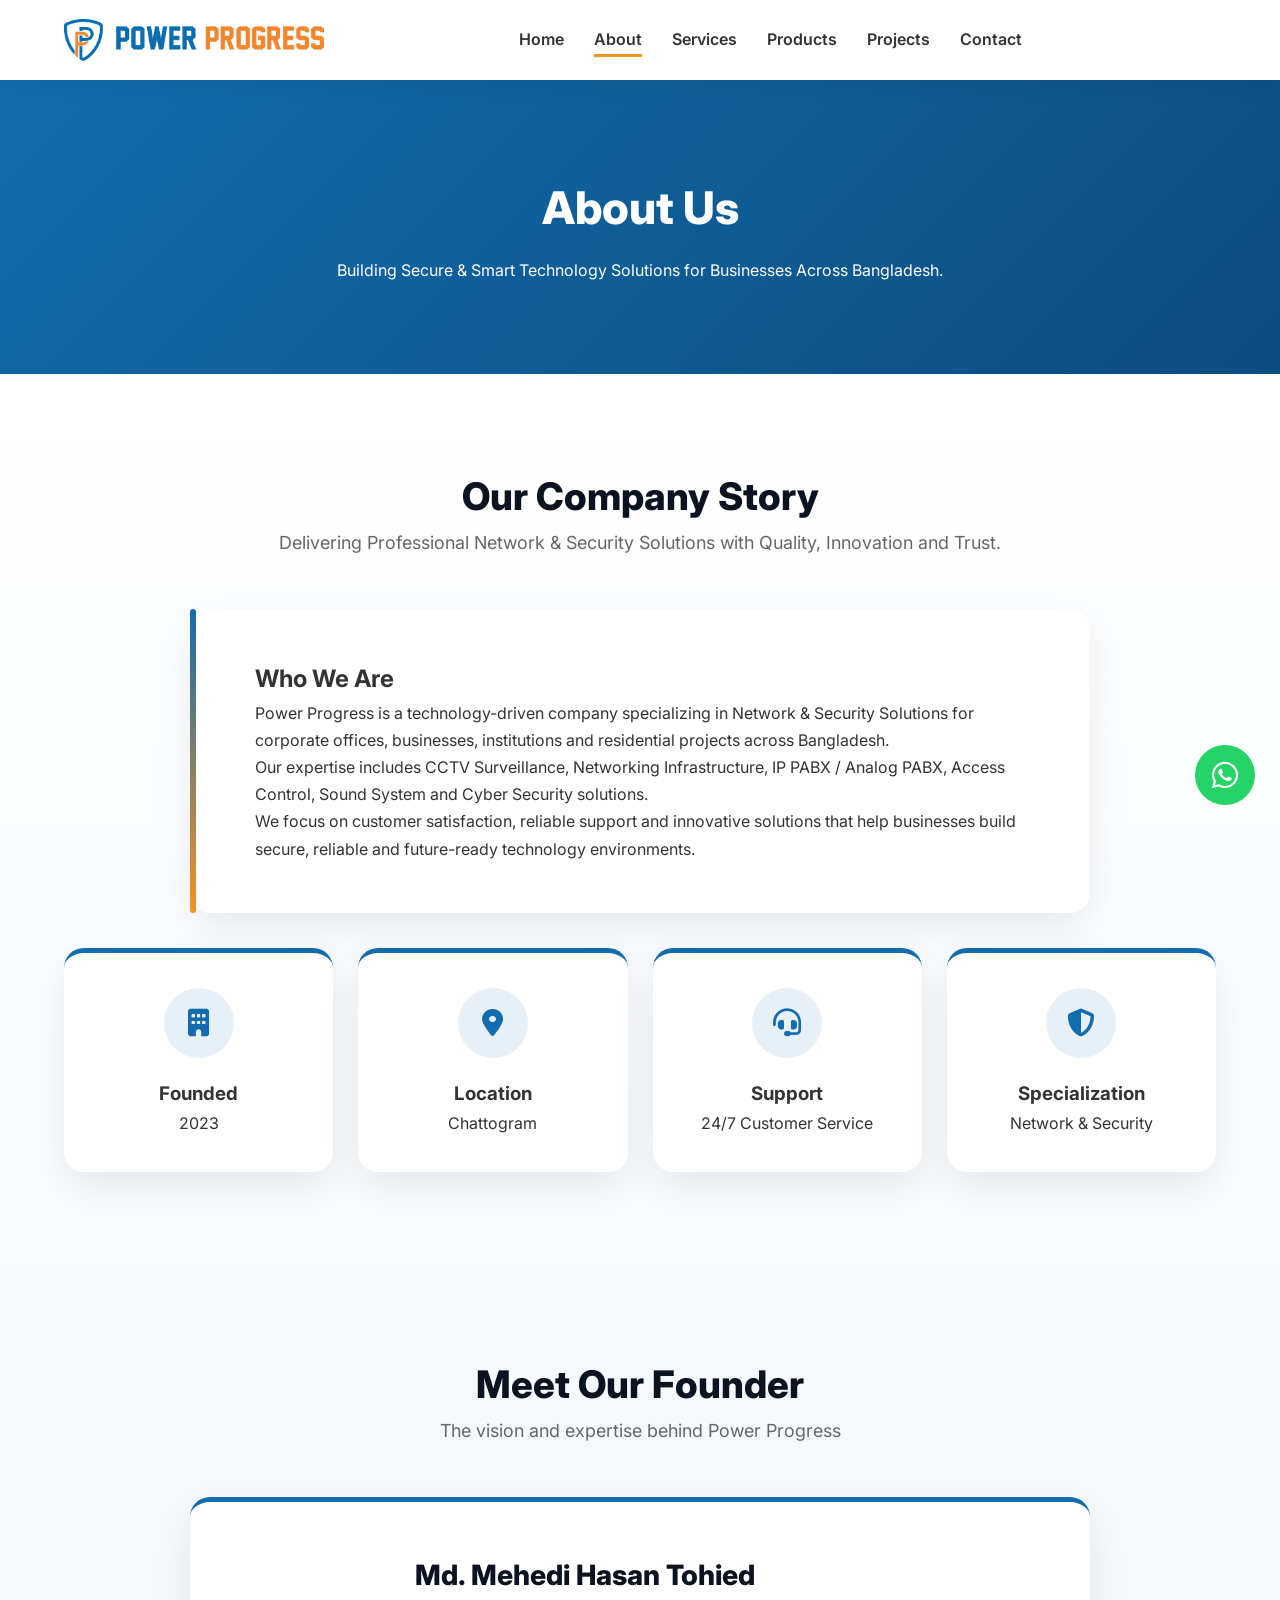
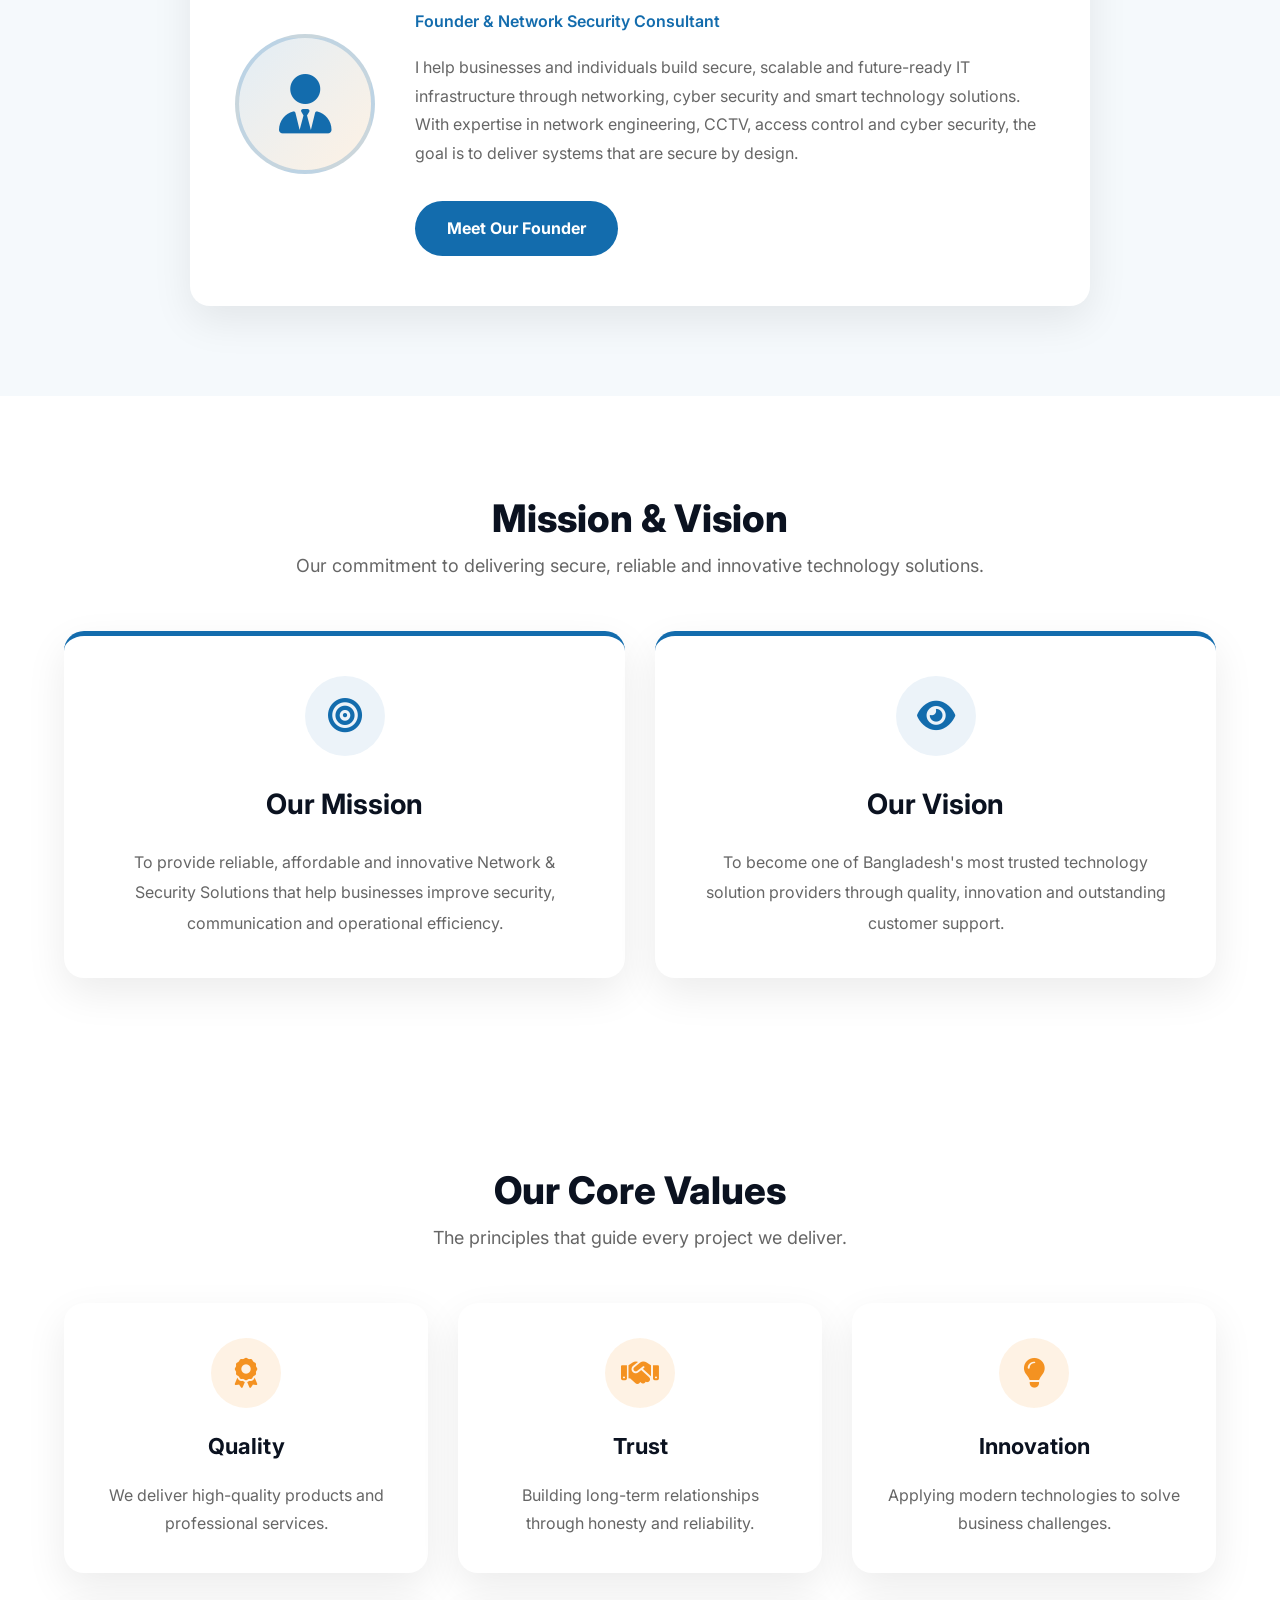
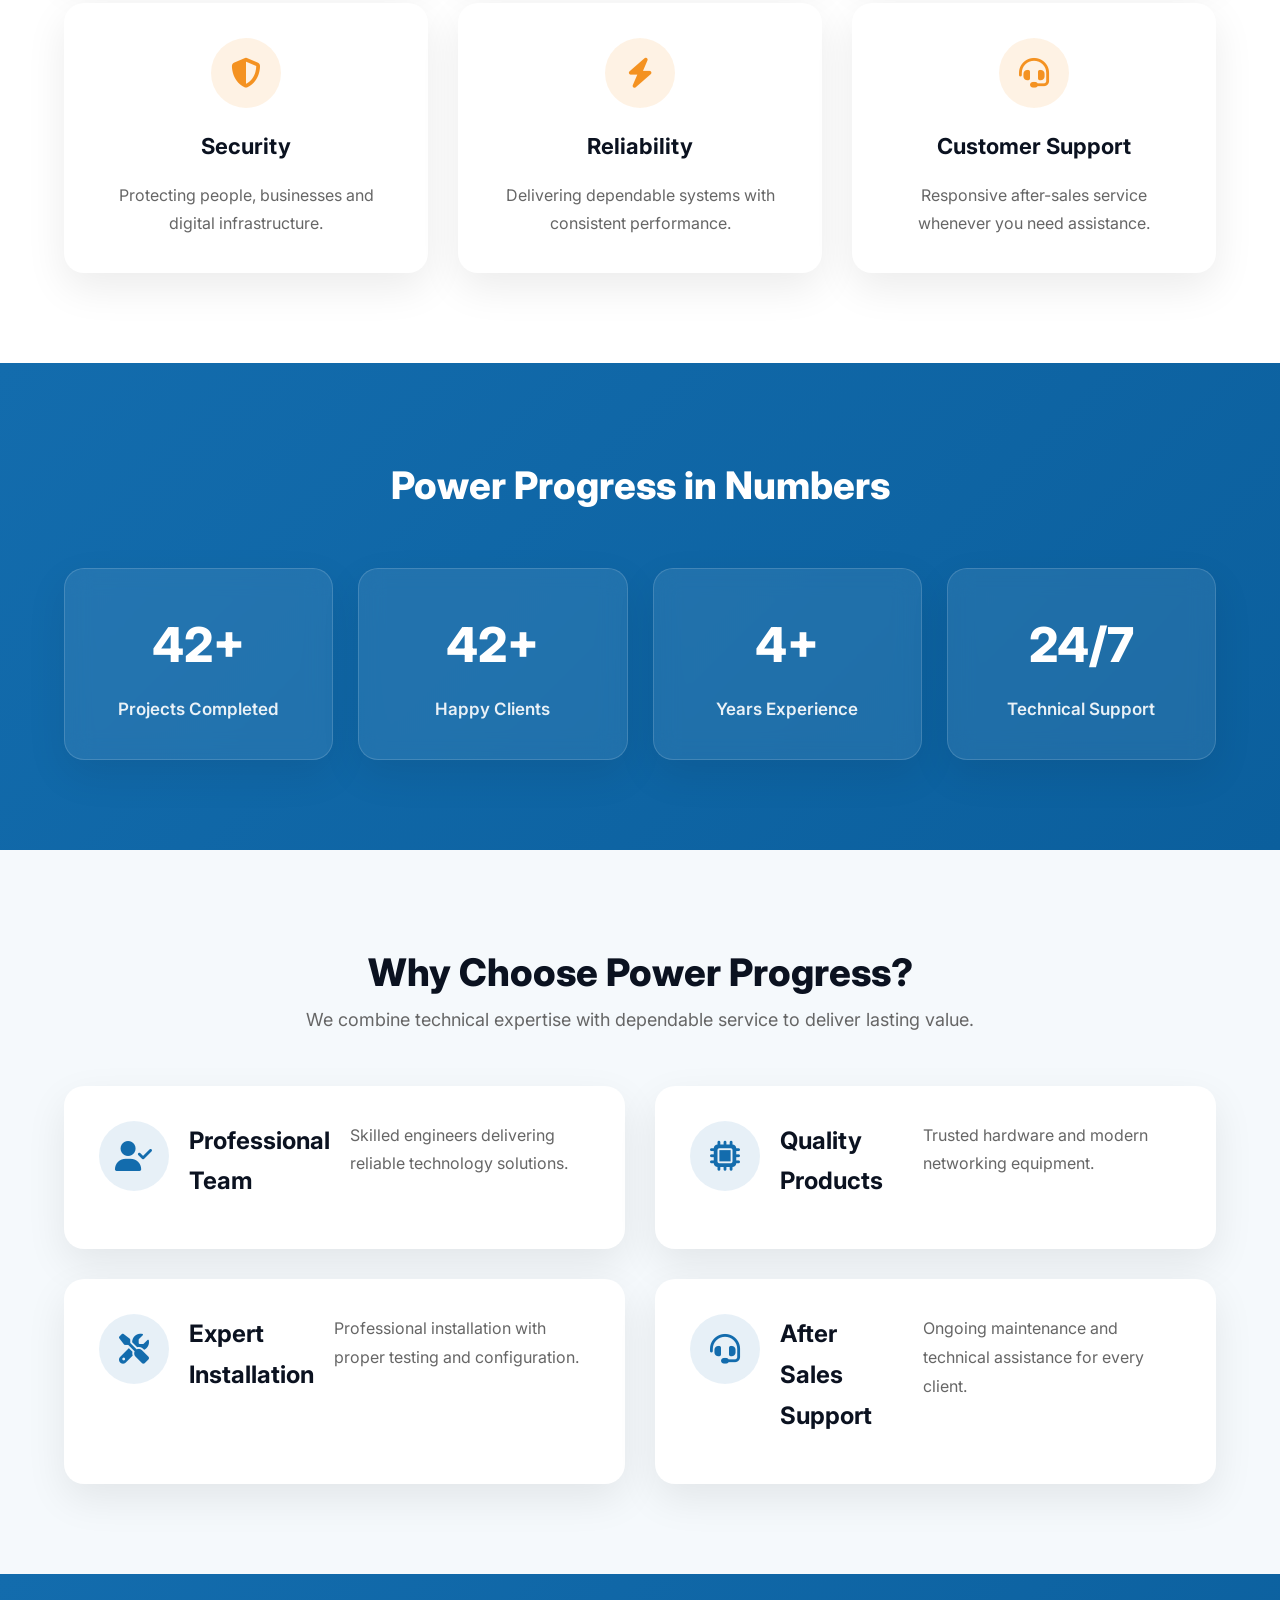
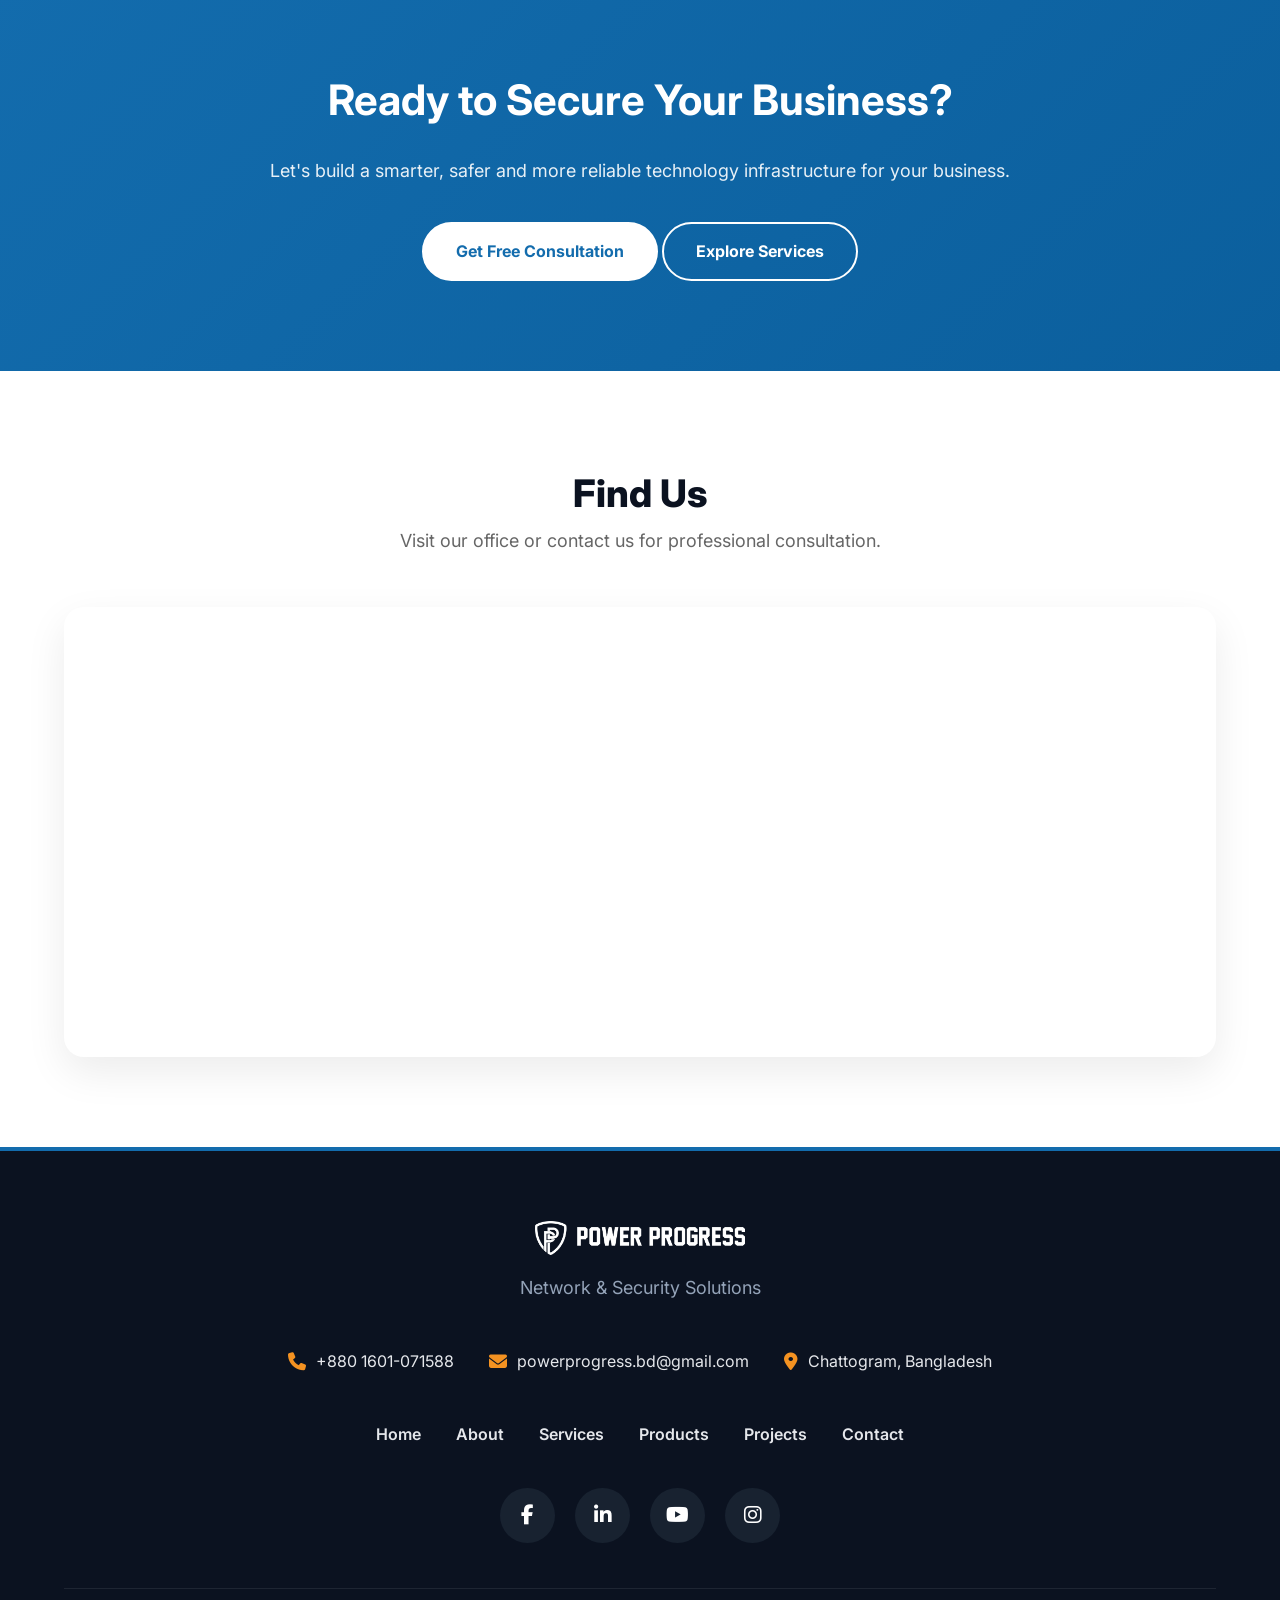
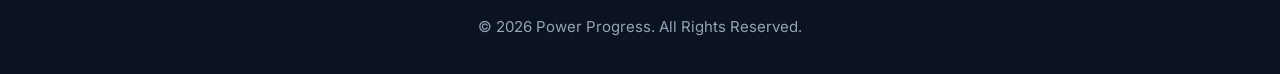
<file: about.html>
<!DOCTYPE html>
<html lang="en">

<head>

    <!-- Basic Meta -->
    <meta charset="UTF-8">
    <meta name="viewport" content="width=device-width, initial-scale=1.0">

    <title>About Us | Power Progress</title>

    <meta name="description"
        content="Learn more about Power Progress, a trusted provider of Network & Security Solutions in Bangladesh.">

    <meta name="keywords"
        content="Power Progress, About Power Progress, CCTV, Networking, Cyber Security">

    <meta name="author" content="Power Progress">

    <link rel="canonical" href="https://powerprogressbd.com/about.html">

    <!-- Favicon -->
    <link rel="icon" href="favicon.ico">

    <!-- Google Font -->
    <link rel="preconnect" href="https://fonts.googleapis.com">

    <link rel="preconnect" href="https://fonts.gstatic.com" crossorigin>

    <link href="https://fonts.googleapis.com/css2?family=Inter:wght@400;500;600;700;800&display=swap"
        rel="stylesheet">

    <!-- Font Awesome -->
    <link rel="stylesheet"
        href="https://cdnjs.cloudflare.com/ajax/libs/font-awesome/6.7.2/css/all.min.css">

    <!-- CSS -->
    <link rel="stylesheet" href="css/style.css">
    <link rel="stylesheet" href="css/responsive.css">
    <link rel="stylesheet" href="css/animation.css">

</head>

<body>

<!-- Loader -->

<div class="loader">

    <div class="loader-content">

        <img src="images/logo/logo.png" alt="Power Progress">

        <div class="loader-line"></div>

    </div>

</div>

<!-- Scroll Progress -->

<div class="scroll-progress"></div>

<!-- Header -->

<header class="header">

    <nav class="navbar container">

        <a href="index.html" class="logo">

            <img src="images/logo/logo.png" alt="Power Progress">

        </a>

        <ul class="nav-menu">

            <li><a href="index.html">Home</a></li>

            <li><a class="active" href="about.html">About</a></li>

            <li><a href="services.html">Services</a></li>

            <li><a href="products.html">Products</a></li>

            <li><a href="projects.html">Projects</a></li>

            <li><a href="contact.html">Contact</a></li>

        </ul>

        <div class="nav-actions">

            <!--button id="darkMode">

<i class="fa-solid fa-moon"></i>

</button> -->

            <button class="menu-toggle">

                <i class="fa-solid fa-bars"></i>

            </button>

        </div>

    </nav>

</header>

<!-- Hero -->

<!-- Page Banner -->
<section class="page-banner">
    <div class="container">
        <h1>
            About Us
        </h1>
        
        <p>
            Building Secure & Smart Technology Solutions for Businesses Across Bangladesh.
        </p>
    

    </div>

</section>

<!-- Company Story -->

<section class="company-story section">

    <div class="container">

        <div class="section-title">

            <h2>Our Company Story</h2>

            <p>
                Delivering Professional Network & Security Solutions
                with Quality, Innovation and Trust.
            </p>

        </div>

        <div class="company-content">

            <div class="company-text">

                <h2>Who We Are</h2>

                <p>
                    Power Progress is a technology-driven company
                    specializing in Network & Security Solutions for corporate offices, businesses, institutions and residential projects across Bangladesh.
                </p>

                <p>
                    Our expertise includes CCTV Surveillance, Networking Infrastructure, IP PABX / Analog PABX, Access Control, Sound System and Cyber Security solutions.
                </p>

                <p>
                    We focus on customer satisfaction, reliable
                    support and innovative solutions that help businesses build secure, reliable and future-ready technology environments.
                </p>

            </div>

        </div>

        <div class="about-facts">

            <div class="fact-card">
                <i class="fas fa-building"></i>
                <h3>Founded</h3>
                <p>2023</p>
            </div>

            <div class="fact-card">
                <i class="fas fa-location-dot"></i>
                <h3>Location</h3>
                <p>Chattogram</p>
            </div>

            <div class="fact-card">
                <i class="fas fa-headset"></i>
                <h3>Support</h3>
                <p>24/7 Customer Service</p>
            </div>

            <div class="fact-card">
                <i class="fas fa-shield-halved"></i>
                <h3>Specialization</h3>
                <p>Network & Security</p>
            </div>

        </div>

    </div>

</section>

<!-- =====================================
     Meet Our Founder
===================================== -->

<section class="section light-bg">

    <div class="container">

        <div class="section-title">

            <h2>Meet Our Founder</h2>

            <p>
                The vision and expertise behind Power Progress
            </p>

        </div>

        <div class="founder-wrapper reveal">

            <div class="founder-card">

                <div class="founder-avatar">

                    <i class="fa-solid fa-user-tie"></i>

                </div>

                <div class="founder-content">

                    <h3>Md. Mehedi Hasan Tohied</h3>

                    <span class="founder-role">Founder & Network Security Consultant</span>

                    <p>
                        I help businesses and individuals build secure, scalable and future-ready IT infrastructure through networking, cyber security and smart technology solutions. With expertise in network engineering, CCTV, access control and cyber security, the goal is to deliver systems that are secure by design.
                    </p>

                    <a href="https://powerprogressbd.com/founder/" 
                       class="btn primary-btn"
                       target="_blank"
                       rel="noopener">

                        Meet Our Founder

                    </a>

                </div>

            </div>

        </div>

    </div>

</section>

<!-- =====================================
     Mission & Vision
===================================== -->

<section class="section">

    <div class="container">

        <div class="section-title">

            <h2>Mission & Vision</h2>

            <p>
                Our commitment to delivering secure, reliable and innovative technology solutions.
            </p>

        </div>

        <div class="mission-grid">

            <div class="mission-card reveal">

                <i class="fa-solid fa-bullseye"></i>

                <h3>Our Mission</h3>

                <p>
                    To provide reliable, affordable and innovative
                    Network & Security Solutions that help businesses
                    improve security, communication and operational efficiency.
                </p>

            </div>

            <div class="mission-card reveal">

                <i class="fa-solid fa-eye"></i>

                <h3>Our Vision</h3>

                <p>
                    To become one of Bangladesh's most trusted
                    technology solution providers through quality,
                    innovation and outstanding customer support.
                </p>

            </div>

        </div>

    </div>

</section>





<!-- =====================================
     Core Values
===================================== -->

<section class="section">

    <div class="container">

        <div class="section-title">

            <h2>Our Core Values</h2>

            <p>
                The principles that guide every project we deliver.
            </p>

        </div>

        <div class="value-grid">

            <div class="value-card reveal">

                <i class="fa-solid fa-award"></i>

                <h3>Quality</h3>

                <p>
                    We deliver high-quality products and professional services.
                </p>

            </div>

            <div class="value-card reveal">

                <i class="fa-solid fa-handshake"></i>

                <h3>Trust</h3>

                <p>
                    Building long-term relationships through honesty and reliability.
                </p>

            </div>

            <div class="value-card reveal">

                <i class="fa-solid fa-lightbulb"></i>

                <h3>Innovation</h3>

                <p>
                    Applying modern technologies to solve business challenges.
                </p>

            </div>

            <div class="value-card reveal">

                <i class="fa-solid fa-shield-halved"></i>

                <h3>Security</h3>

                <p>
                    Protecting people, businesses and digital infrastructure.
                </p>

            </div>

            <div class="value-card reveal">

                <i class="fa-solid fa-bolt"></i>

                <h3>Reliability</h3>

                <p>
                    Delivering dependable systems with consistent performance.
                </p>

            </div>

            <div class="value-card reveal">

                <i class="fa-solid fa-headset"></i>

                <h3>Customer Support</h3>

                <p>
                    Responsive after-sales service whenever you need assistance.
                </p>

            </div>

        </div>

    </div>

</section>





<!-- =====================================
     Company Statistics
===================================== -->

<section class="counter-section section">

    <div class="container">

        <div class="section-title">

            <h2>Power Progress in Numbers</h2>

        </div>

        <div class="counter-grid">

            <div class="counter-box">

                <h2>

                    <span class="counter"
                    data-target="96">0</span>+

                </h2>

                <p>Projects Completed</p>

            </div>

            <div class="counter-box">

                <h2>

                    <span class="counter"
                    data-target="83">0</span>+

                </h2>

                <p>Happy Clients</p>

            </div>

            <div class="counter-box">

                <h2>

                    <span class="counter"
                    data-target="4">0</span>+

                </h2>

                <p>Years Experience</p>

            </div>

            <div class="counter-box">

                <h2>

                    <span class="counter"
                    data-target="24">0</span>/7

                </h2>

                <p>Technical Support</p>

            </div>

        </div>

    </div>

</section>





<!-- =====================================
     Why Choose Us
===================================== -->

<section class="section light-bg">

    <div class="container">

        <div class="section-title">

            <h2>Why Choose Power Progress?</h2>

            <p>
                We combine technical expertise with dependable service to deliver lasting value.
            </p>

        </div>

        <div class="choose-grid">

            <div class="choose-card reveal">

                <i class="fa-solid fa-user-check"></i>

                <h3>Professional Team</h3>

                <p>
                    Skilled engineers delivering reliable technology solutions.
                </p>

            </div>

            <div class="choose-card reveal">

                <i class="fa-solid fa-microchip"></i>

                <h3>Quality Products</h3>

                <p>
                    Trusted hardware and modern networking equipment.
                </p>

            </div>

            <div class="choose-card reveal">

                <i class="fa-solid fa-screwdriver-wrench"></i>

                <h3>Expert Installation</h3>

                <p>
                    Professional installation with proper testing and configuration.
                </p>

            </div>

            <div class="choose-card reveal">

                <i class="fa-solid fa-headset"></i>

                <h3>After Sales Support</h3>

                <p>
                    Ongoing maintenance and technical assistance for every client.
                </p>

            </div>

        </div>

    </div>

</section>
<!-- =====================================
     Contact CTA
===================================== -->

<section class="contact-cta">

    <div class="container">

        <div class="cta-content">

            <h2>
                Ready to Secure Your Business?
            </h2>

            <p>
                Let's build a smarter, safer and more reliable
                technology infrastructure for your business.
            </p>

            <div class="hero-buttons">

                <a href="contact.html" class="btn primary-btn">
                    Get Free Consultation
                </a>

                <a href="services.html" class="btn secondary-btn">
                    Explore Services
                </a>

            </div>

        </div>

    </div>

</section>





<!-- =====================================
     Google Map
===================================== -->

<section class="section">

    <div class="container">

        <div class="section-title">

            <h2>
                Find Us
            </h2>

            <p>
                Visit our office or contact us for professional consultation.
            </p>

        </div>

        <div class="map">

            <iframe
                src="https://www.google.com/maps?q=Chattogram,Bangladesh&output=embed"
                width="100%"
                height="450"
                style="border:0;"
                loading="lazy"
                allowfullscreen=""
                referrerpolicy="no-referrer-when-downgrade">
            </iframe>

        </div>

    </div>

</section>





<!-- =====================================
     Footer
===================================== -->

<!-- =========================
     Footer
========================= -->

<footer class="footer">

    <div class="container">

        <div class="footer-logo">

            <img src="images/logo/logo-white.png"
                 alt="Power Progress Logo">

            <p>
                Network & Security Solutions
            </p>

        </div>

        <div class="footer-contact">

            <div class="contact-item">

                <i class="fa-solid fa-phone"></i>

                <span>+880 1601-071588</span>

            </div>

            <div class="contact-item">

                <i class="fa-solid fa-envelope"></i>

                <span>powerprogress.bd@gmail.com</span>

            </div>

            <div class="contact-item">

                <i class="fa-solid fa-location-dot"></i>

                <span>Chattogram, Bangladesh</span>

            </div>

        </div>

        <div class="footer-nav">

            <a href="index.html">Home</a>

            <a href="about.html">About</a>

            <a href="services.html">Services</a>

            <a href="products.html">Products</a>

            <a href="projects.html">Projects</a>

            <a href="contact.html">Contact</a>

        </div>

        <div class="footer-social">

            <a href="#">
                <i class="fab fa-facebook-f"></i>
            </a>

            <a href="#">
                <i class="fab fa-linkedin-in"></i>
            </a>

            <a href="#">
                <i class="fab fa-youtube"></i>
            </a>

            <a href="#">
                <i class="fab fa-instagram"></i>
            </a>

        </div>

        <div class="footer-bottom">

            <p>
                © 2026 Power Progress. All Rights Reserved.
            </p>

        </div>

    </div>

</footer>





<!-- =====================================
     Floating Buttons
===================================== -->

<a
href="https://wa.me/8801601071588"
class="whatsapp-btn"
target="_blank"
aria-label="WhatsApp">

<i class="fa-brands fa-whatsapp"></i>

</a>





<button
class="scroll-top"
id="scrollTop"
aria-label="Scroll to Top">

<i class="fa-solid fa-arrow-up"></i>

</button>





<!-- =====================================
     JavaScript
===================================== -->

<script src="js/app.js"></script>

<script src="js/slider.js"></script>

<script src="js/counter.js"></script>

</body>

</html>
</file>
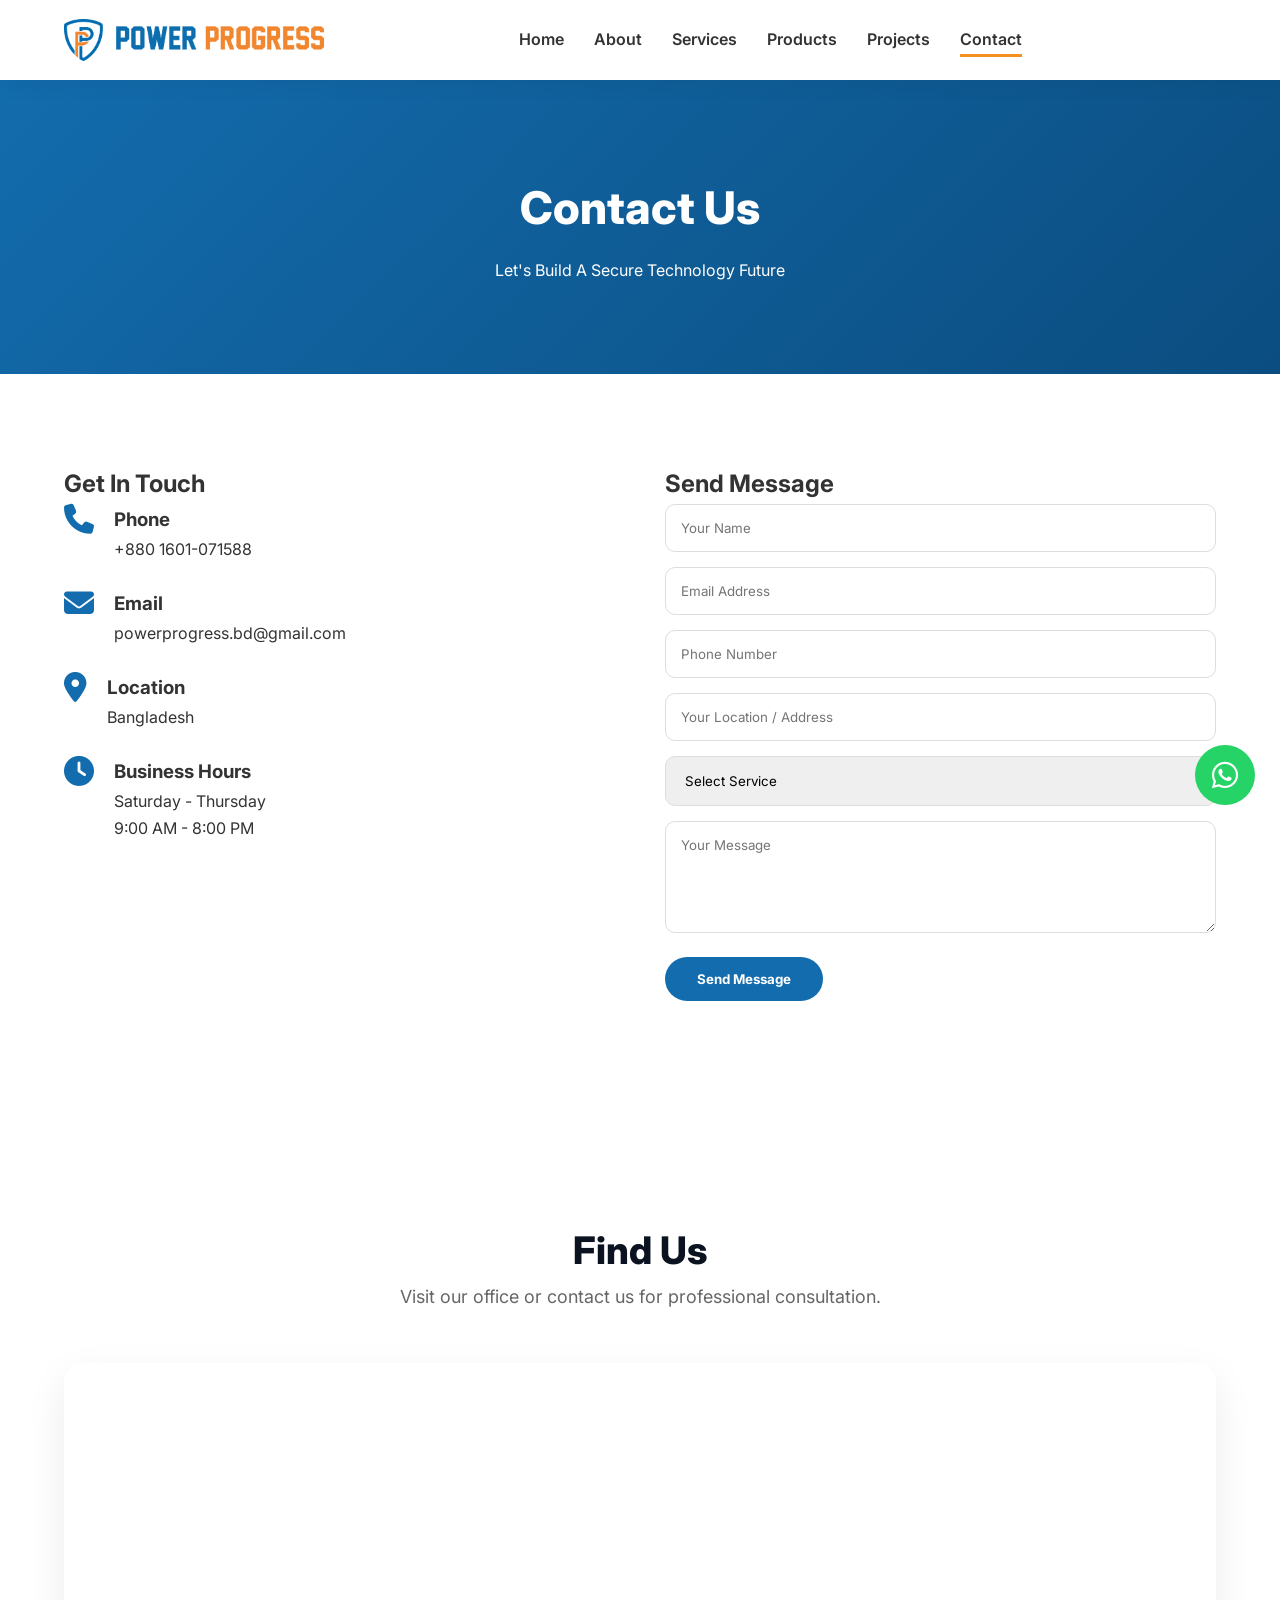
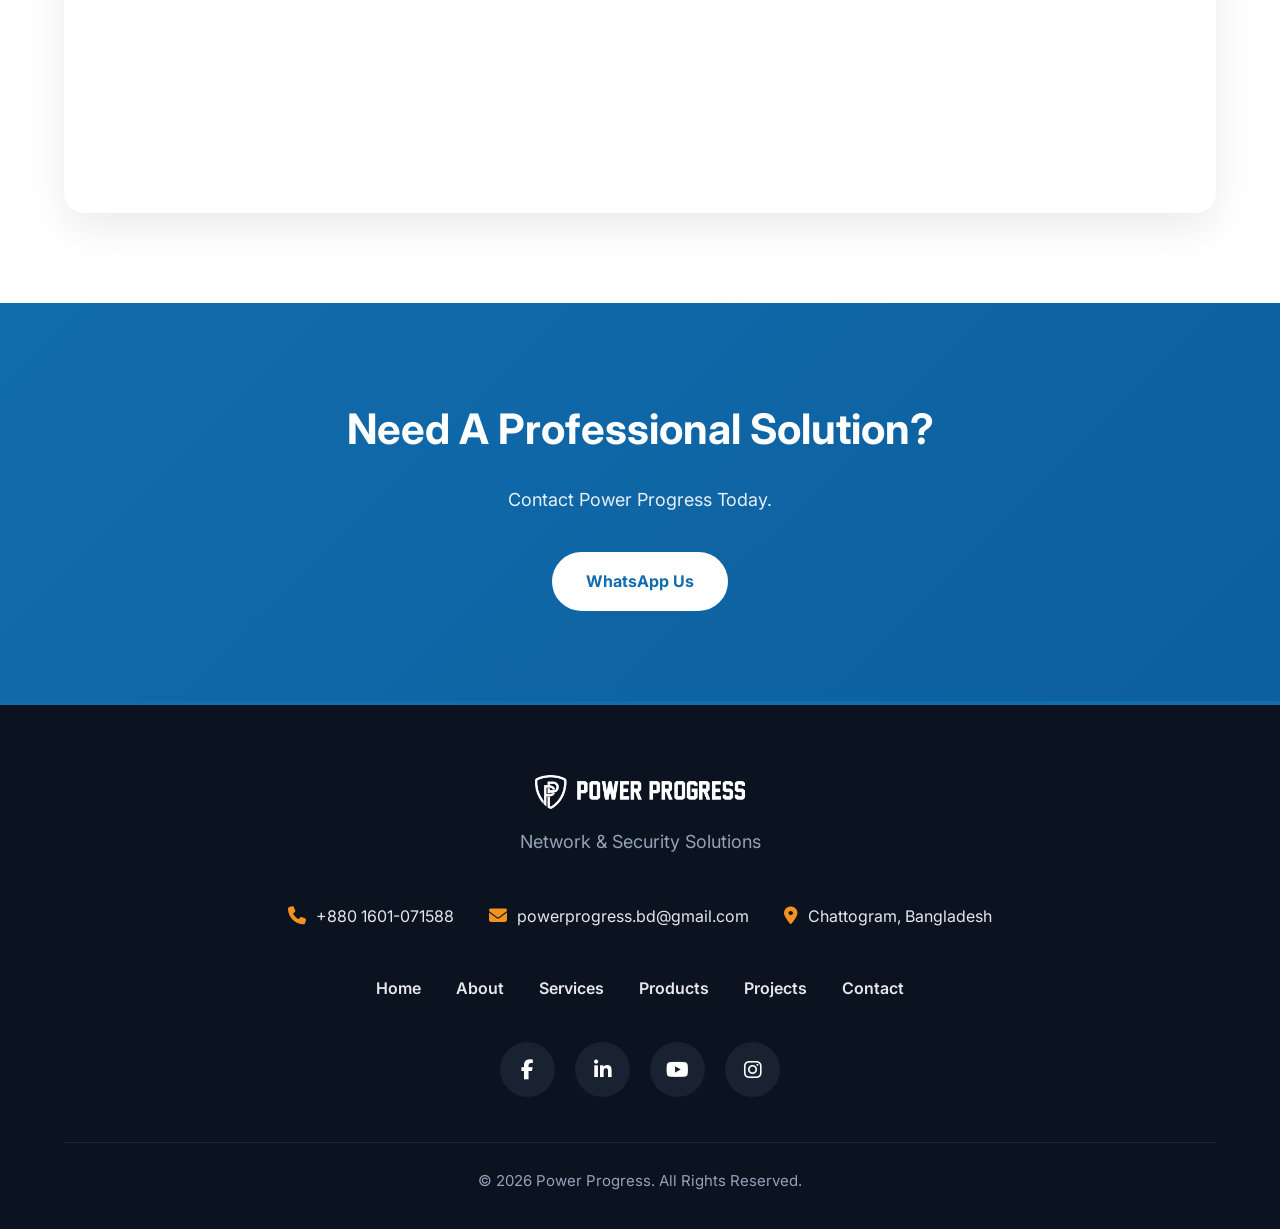
<file: contact.html>
<!DOCTYPE html>

<html lang="en">


<head>


<meta charset="UTF-8">


<meta name="viewport" content="width=device-width, initial-scale=1.0">



<title>
Contact Power Progress | Network & Security Solutions
</title>



<meta name="description"
content="Contact Power Progress for professional CCTV, Networking, IP PABX, Access Control, Sound System and Cyber Security solutions.">



<meta name="keywords"
content="Contact Power Progress, CCTV Service Bangladesh, Network Solution Provider">



<link rel="canonical"
href="https://powerprogressbd.com/contact.html">



<link rel="icon"
href="favicon.ico">





<!-- Open Graph -->


<meta property="og:title"
content="Contact Power Progress">


<meta property="og:description"
content="Get professional Network & Security Solutions from Power Progress.">


<meta property="og:type"
content="website">





<!-- Google Font -->


<link href="https://fonts.googleapis.com/css2?family=Inter:wght@400;500;600;700;800&display=swap"
rel="stylesheet">





<!-- Font Awesome -->


<link rel="stylesheet"
href="https://cdnjs.cloudflare.com/ajax/libs/font-awesome/6.5.2/css/all.min.css">





<!-- CSS -->


<link rel="stylesheet"
href="css/style.css">


<link rel="stylesheet"
href="css/responsive.css">


<link rel="stylesheet"
href="css/animation.css">






<!-- Local Business Schema -->


<script type="application/ld+json">

{
 "@context":"https://schema.org",
 "@type":"LocalBusiness",
 "name":"Power Progress",
 "url":"https://powerprogressbd.com",
 "telephone":"+8801601071588",
 "email":"powerprogress.bd@gmail.com",
 "description":"Network and Security Solutions Provider",
 "areaServed":"Bangladesh"
}

</script>

<link rel="manifest"
href="manifest.json">


<meta name="theme-color"
content="#136CAD">

<link rel="icon"
type="image/png"
sizes="32x32"
href="images/logo/favicon-32.png">


<link rel="icon"
type="image/png"
sizes="192x192"
href="images/logo/favicon-192.png">

</head>





<body>






<!-- Loading Screen -->


<div class="loader">


<div class="loader-content">


<img src="images/logo/logo.png"
alt="Power Progress Logo">


<div class="loader-line"></div>


</div>


</div>






<div class="scroll-progress"></div>









<!-- Navbar -->


<header class="header">


<nav class="navbar container">


<a href="index.html"
class="logo">


<img src="images/logo/logo.png"
alt="Power Progress Logo">


</a>






<ul class="nav-menu">


<li>
<a href="index.html">
Home
</a>
</li>



<li>
<a href="about.html">
About
</a>
</li>



<li>
<a href="services.html">
Services
</a>
</li>



<li>
<a href="products.html">
Products
</a>
</li>



<li>
<a href="projects.html">
Projects
</a>
</li>



<li>
<a class="active"
href="contact.html">

Contact

</a>
</li>



</ul>







<div class="nav-actions">


<!--button id="darkMode">

<i class="fa-solid fa-moon"></i>

</button> -->



<button class="menu-toggle">

<i class="fa-solid fa-bars"></i>

</button>



</div>



</nav>


</header>









<!-- Page Banner -->


<section class="page-banner">


<div class="container">


<h1>
Contact Us
</h1>


<p>
Let's Build A Secure Technology Future
</p>


</div>


</section>









<!-- Contact Section -->


<section class="section">


<div class="container">





<div class="contact-wrapper">





<!-- Contact Information -->


<div class="contact-info">



<h2>
Get In Touch
</h2>




<div class="contact-box">


<i class="fa-solid fa-phone"></i>


<div>


<h3>
Phone
</h3>


<p>
+880 1601-071588
</p>


</div>


</div>







<div class="contact-box">


<i class="fa-solid fa-envelope"></i>


<div>


<h3>
Email
</h3>


<p>
powerprogress.bd@gmail.com
</p>


</div>


</div>







<div class="contact-box">


<i class="fa-solid fa-location-dot"></i>


<div>


<h3>
Location
</h3>


<p>
Bangladesh
</p>


</div>


</div>






<div class="contact-box">


<i class="fa-solid fa-clock"></i>


<div>


<h3>
Business Hours
</h3>


<p>
Saturday - Thursday
<br>
9:00 AM - 8:00 PM
</p>


</div>


</div>




</div>


<!-- Contact Form -->
<div class="contact-form">

    <h2>Send Message</h2>

    <form id="contactForm">

        <!-- Web3Forms -->
        <input type="hidden" name="access_key" value="d86fb72e-0ef9-4be4-93bc-f322255d0f24">
        <input type="hidden" name="subject" value="New Contact Message - Power Progress">
        <input type="hidden" name="from_name" value="Power Progress Website">

        <div class="form-group">
            <input type="text" name="name" placeholder="Your Name" required>
        </div>

        <div class="form-group">
            <input type="email" name="email" placeholder="Email Address" required>
        </div>

        <div class="form-group">
            <input type="tel" name="phone" placeholder="Phone Number" required>
        </div>

        <div class="form-group">
            <input type="text" name="location" placeholder="Your Location / Address" required>
        </div>

        <div class="form-group">
            <select name="service" required>
                <option value="">Select Service</option>
                <option value="CCTV Surveillance">CCTV Surveillance</option>
                <option value="Networking">Networking</option>
                <option value="IP PABX">IP PABX</option>
                <option value="Access Control">Access Control</option>
                <option value="Cyber Security">Cyber Security</option>
            </select>
        </div>

        <div class="form-group">
            <textarea name="message" rows="5" placeholder="Your Message" required></textarea>
        </div>

        <button type="submit" class="btn primary-btn">
            Send Message
        </button>

        <p id="result"></p>

    </form>

</div> 

</div> 
</div> 
</section> 






<!-- Google Map -->


<!-- Google Map -->
<section class="section">
    <div class="container">
        <div class="section-title">
            <h2>Find Us</h2>
            <p>Visit our office or contact us for professional consultation.</p>
        </div>

        <div class="map">
            <iframe
                src="https://www.google.com/maps?q=Chattogram,Bangladesh&output=embed"
                width="100%"
                height="450"
                style="border:0; border-radius: 12px;"
                loading="lazy"
                allowfullscreen=""
                referrerpolicy="no-referrer-when-downgrade">
            </iframe>
        </div>
    </div>
</section>


</section>









<!-- CTA -->


<section class="contact-cta">


<div class="container">


<h2>
Need A Professional Solution?
</h2>


<p>
Contact Power Progress Today.
</p>



<a href="https://wa.me/8801601071588"
class="btn primary-btn">

WhatsApp Us

</a>



</div>


</section>









<!-- =========================
     Footer
========================= -->

<footer class="footer">

    <div class="container">

        <div class="footer-logo">

            <img src="images/logo/logo-white.png"
                 alt="Power Progress Logo">

            <p>
                Network & Security Solutions
            </p>

        </div>

        <div class="footer-contact">

            <div class="contact-item">

                <i class="fa-solid fa-phone"></i>

                <span>+880 1601-071588</span>

            </div>

            <div class="contact-item">

                <i class="fa-solid fa-envelope"></i>

                <span>powerprogress.bd@gmail.com</span>

            </div>

            <div class="contact-item">

                <i class="fa-solid fa-location-dot"></i>

                <span>Chattogram, Bangladesh</span>

            </div>

        </div>

        <div class="footer-nav">

            <a href="index.html">Home</a>

            <a href="about.html">About</a>

            <a href="services.html">Services</a>

            <a href="products.html">Products</a>

            <a href="projects.html">Projects</a>

            <a href="contact.html">Contact</a>

        </div>

        <div class="footer-social">

            <a href="#">
                <i class="fab fa-facebook-f"></i>
            </a>

            <a href="#">
                <i class="fab fa-linkedin-in"></i>
            </a>

            <a href="#">
                <i class="fab fa-youtube"></i>
            </a>

            <a href="#">
                <i class="fab fa-instagram"></i>
            </a>

        </div>

        <div class="footer-bottom">

            <p>
                © 2026 Power Progress. All Rights Reserved.
            </p>

        </div>

    </div>

</footer>









<!-- Floating Buttons -->


<a href="https://wa.me/8801601071588"
class="whatsapp-btn"
target="_blank">


<i class="fa-brands fa-whatsapp"></i>


</a>






<button class="scroll-top" id="scrollTop">


<i class="fa-solid fa-arrow-up"></i>


</button>







<script src="js/app.js"></script>


<script>
document.addEventListener("DOMContentLoaded", () => {

    const form = document.getElementById("contactForm");
    const result = document.getElementById("result");

    if (!form) return;

    form.addEventListener("submit", async function (e) {

        e.preventDefault();

        const button = form.querySelector("button");

        button.disabled = true;
        button.innerHTML = '<i class="fa-solid fa-spinner fa-spin"></i> Sending...';

        result.innerHTML = "";

        const formData = new FormData(form);

        try {

            const response = await fetch("https://api.web3forms.com/submit", {
                method: "POST",
                body: formData
            });

            const data = await response.json();

            if (data.success) {

                result.style.color = "#16a34a";
                result.innerHTML = "✅ Thank you! Your message has been sent successfully.";

                form.reset();

            } else {

                result.style.color = "#dc2626";
                result.innerHTML = "❌ " + (data.message || "Failed to send message.");

            }

        } catch (error) {

            result.style.color = "#dc2626";
            result.innerHTML = "❌ Network error. Please try again.";

        }

        button.disabled = false;
        button.innerHTML = "Send Message";

    });

});
</script>


</body>


</html>
</file>
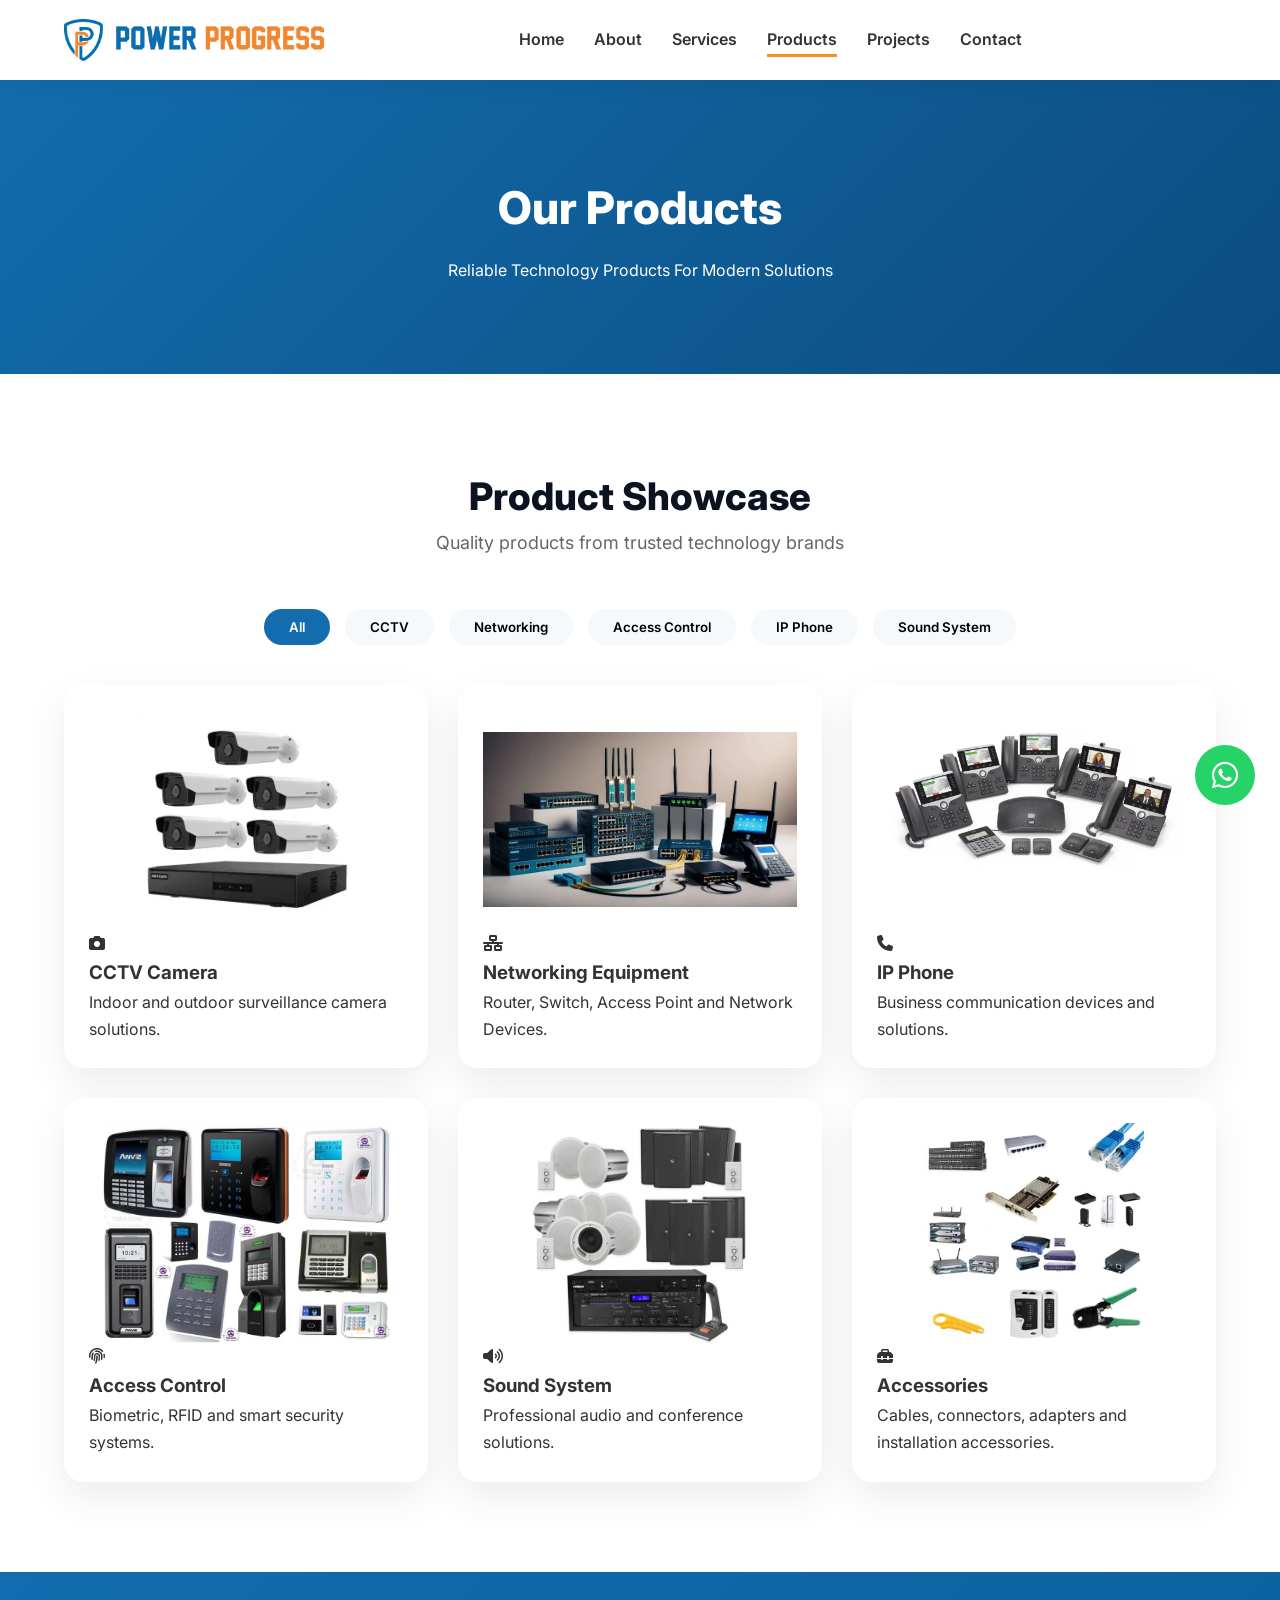
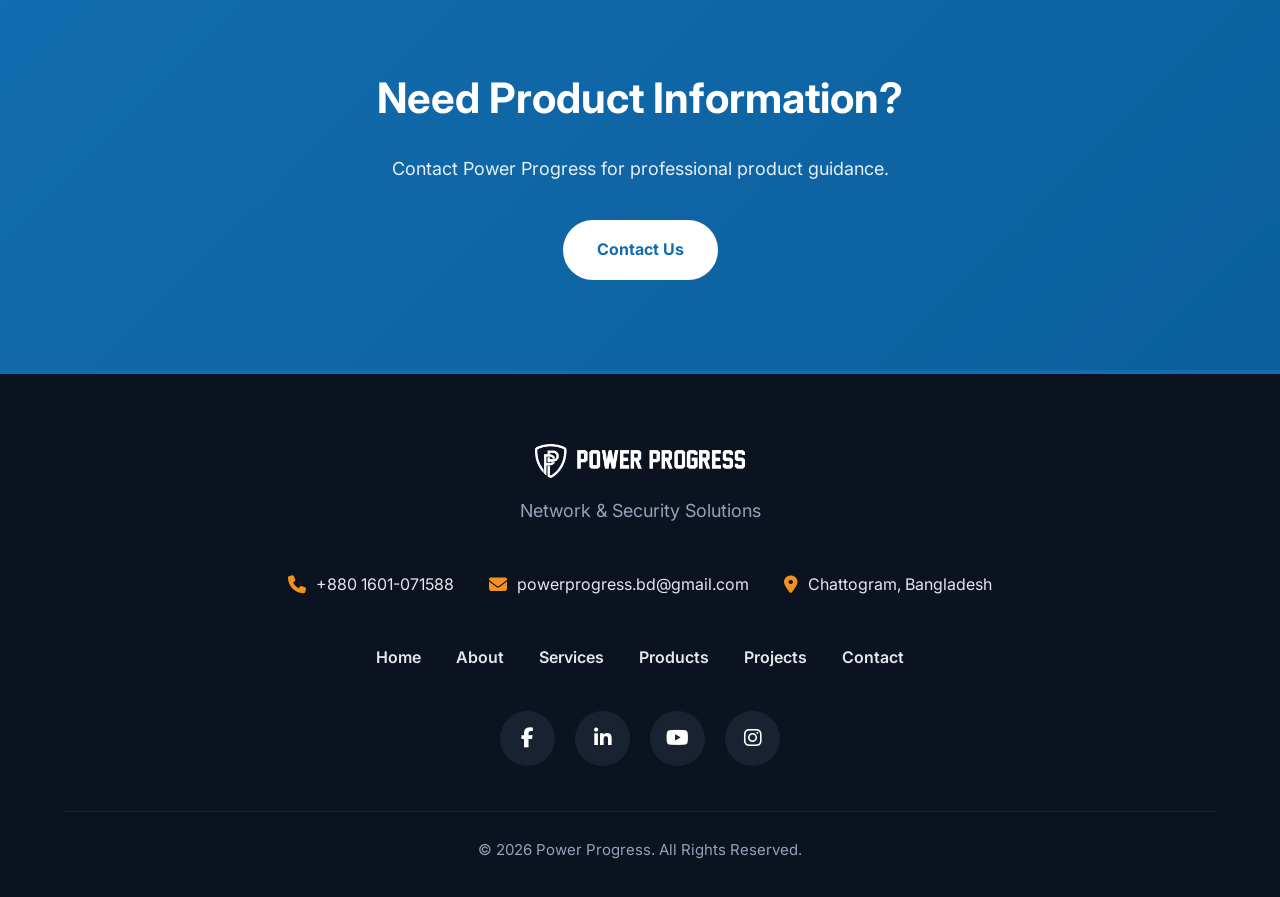
<file: products.html>
<!DOCTYPE html>

<html lang="en">


<head>


<meta charset="UTF-8">


<meta name="viewport" content="width=device-width, initial-scale=1.0">



<title>
Products | Power Progress Network & Security Solutions
</title>



<meta name="description"
content="Explore Power Progress product solutions including CCTV cameras, networking equipment, IP phones, access control systems, sound systems and security accessories.">



<meta name="keywords"
content="CCTV Camera, Network Equipment, IP Phone, Access Control, Sound System, Security Products">



<link rel="canonical"
href="https://powerprogressbd.com/products.html">



<link rel="icon"
href="favicon.ico">






<!-- Google Font -->

<link href="https://fonts.googleapis.com/css2?family=Inter:wght@400;500;600;700;800&display=swap"
rel="stylesheet">



<!-- Font Awesome -->

<link rel="stylesheet"
href="https://cdnjs.cloudflare.com/ajax/libs/font-awesome/6.5.2/css/all.min.css">





<!-- CSS -->

<link rel="stylesheet"
href="css/style.css">

<link rel="stylesheet"
href="css/responsive.css">

<link rel="stylesheet"
href="css/animation.css">

<link rel="manifest"
href="manifest.json">


<meta name="theme-color"
content="#136CAD">

<link rel="icon"
type="image/png"
sizes="32x32"
href="images/logo/favicon-32.png">


<link rel="icon"
type="image/png"
sizes="192x192"
href="images/logo/favicon-192.png">

</head>




<body>





<!-- Loading Screen -->


<div class="loader">


<div class="loader-content">


<img src="images/logo/logo.png"
alt="Power Progress Logo">


<div class="loader-line"></div>


</div>


</div>





<div class="scroll-progress"></div>









<!-- Navbar -->


<header class="header">


<nav class="navbar container">


<a href="index.html"
class="logo">


<img src="images/logo/logo.png"
alt="Power Progress Logo">


</a>





<ul class="nav-menu">


<li>
<a href="index.html">
Home
</a>
</li>


<li>
<a href="about.html">
About
</a>
</li>


<li>
<a href="services.html">
Services
</a>
</li>


<li>
<a class="active"
href="products.html">
Products
</a>
</li>


<li>
<a href="projects.html">
Projects
</a>
</li>


<li>
<a href="contact.html">
Contact
</a>
</li>


</ul>





<div class="nav-actions">


<!--button id="darkMode">

<i class="fa-solid fa-moon"></i>

</button> -->



<button class="menu-toggle">

<i class="fa-solid fa-bars"></i>

</button>


</div>



</nav>


</header>









<!-- Page Banner -->


<section class="page-banner">


<div class="container">


<h1>
Our Products
</h1>


<p>
Reliable Technology Products For Modern Solutions
</p>


</div>


</section>









<!-- Product Filter -->


<section class="section">


<div class="container">



<div class="section-title">


<h2>
Product Showcase
</h2>


<p>
Quality products from trusted technology brands
</p>


</div>







<div class="product-filter">


<button class="filter-btn active"
data-filter="all">

All

</button>



<button class="filter-btn"
data-filter="cctv">

CCTV

</button>



<button class="filter-btn"
data-filter="network">

Networking

</button>



<button class="filter-btn"
data-filter="access">

Access Control

</button>



<button class="filter-btn"
data-filter="communication">

IP Phone

</button>



<button class="filter-btn"
data-filter="audio">

Sound System

</button>



</div>









<!-- Product Grid -->


<div class="product-grid">





<!-- CCTV -->


<div class="product-card"
data-category="cctv">


<img src="images/products/cctv.webp"
alt="CCTV Camera"
loading="lazy">



<i class="fa-solid fa-camera"></i>


<h3>
CCTV Camera
</h3>


<p>
Indoor and outdoor surveillance camera solutions.
</p>


</div>







<!-- Network -->


<div class="product-card"
data-category="network">


<img src="images/products/network.webp"
alt="Networking Equipment"
loading="lazy">


<i class="fa-solid fa-network-wired"></i>


<h3>
Networking Equipment
</h3>


<p>
Router, Switch, Access Point and Network Devices.
</p>


</div>








<!-- IP Phone -->


<div class="product-card"
data-category="communication">


<img src="images/products/ip-phone.webp"
alt="IP Phone"
loading="lazy">


<i class="fa-solid fa-phone"></i>


<h3>
IP Phone
</h3>


<p>
Business communication devices and solutions.
</p>


</div>








<!-- Access Control -->


<div class="product-card"
data-category="access">


<img src="images/products/access-control.webp"
alt="Access Control System"
loading="lazy">


<i class="fa-solid fa-fingerprint"></i>


<h3>
Access Control
</h3>


<p>
Biometric, RFID and smart security systems.
</p>


</div>








<!-- Sound System -->


<div class="product-card"
data-category="audio">


<img src="images/products/sound-system.webp"
alt="Sound System"
loading="lazy">


<i class="fa-solid fa-volume-high"></i>


<h3>
Sound System
</h3>


<p>
Professional audio and conference solutions.
</p>


</div>








<!-- Accessories -->


<div class="product-card"
data-category="all">


<img src="images/products/accessories.webp"
alt="Security Accessories"
loading="lazy">


<i class="fa-solid fa-toolbox"></i>


<h3>
Accessories
</h3>


<p>
Cables, connectors, adapters and installation accessories.
</p>


</div>







</div>


</div>


</section>









<!-- Brands CTA -->


<section class="contact-cta">


<div class="container">


<h2>
Need Product Information?
</h2>



<p>

Contact Power Progress for professional product guidance.

</p>



<a href="contact.html"
class="btn primary-btn">

Contact Us

</a>


</div>


</section>









<!-- Footer -->


<!-- =========================
     Footer
========================= -->

<footer class="footer">

    <div class="container">

        <div class="footer-logo">

            <img src="images/logo/logo-white.png"
                 alt="Power Progress Logo">

            <p>
                Network & Security Solutions
            </p>

        </div>

        <div class="footer-contact">

            <div class="contact-item">

                <i class="fa-solid fa-phone"></i>

                <span>+880 1601-071588</span>

            </div>

            <div class="contact-item">

                <i class="fa-solid fa-envelope"></i>

                <span>powerprogress.bd@gmail.com</span>

            </div>

            <div class="contact-item">

                <i class="fa-solid fa-location-dot"></i>

                <span>Chattogram, Bangladesh</span>

            </div>

        </div>

        <div class="footer-nav">

            <a href="index.html">Home</a>

            <a href="about.html">About</a>

            <a href="services.html">Services</a>

            <a href="products.html">Products</a>

            <a href="projects.html">Projects</a>

            <a href="contact.html">Contact</a>

        </div>

        <div class="footer-social">

            <a href="#">
                <i class="fab fa-facebook-f"></i>
            </a>

            <a href="#">
                <i class="fab fa-linkedin-in"></i>
            </a>

            <a href="#">
                <i class="fab fa-youtube"></i>
            </a>

            <a href="#">
                <i class="fab fa-instagram"></i>
            </a>

        </div>

        <div class="footer-bottom">

            <p>
                © 2026 Power Progress. All Rights Reserved.
            </p>

        </div>

    </div>

</footer>









<!-- Floating Buttons -->


<a href="https://wa.me/8801601071588"
class="whatsapp-btn"
target="_blank">


<i class="fa-brands fa-whatsapp"></i>


</a>





<button class="scroll-top" id="scrollTop">

<i class="fa-solid fa-arrow-up"></i>

</button>







<script src="js/app.js"></script>

<script src="js/product-filter.js"></script>


</body>


</html>
</file>
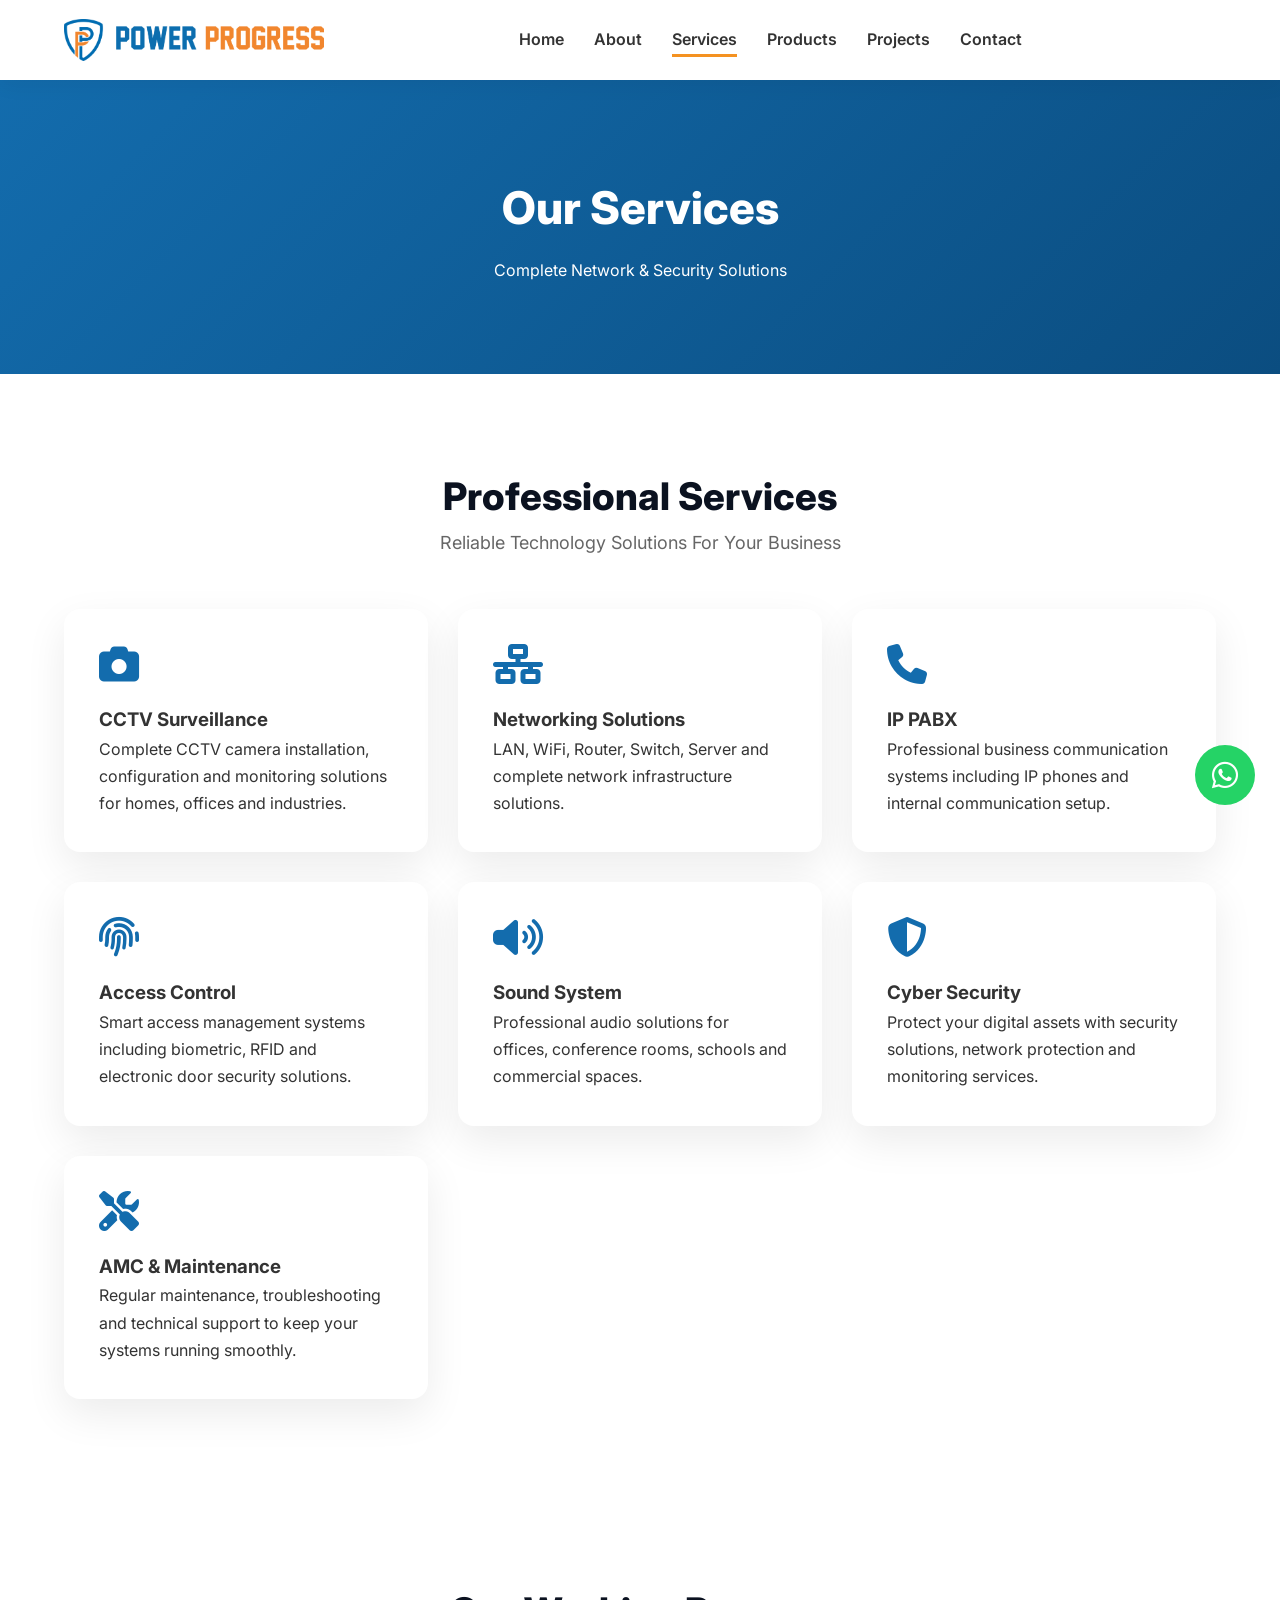
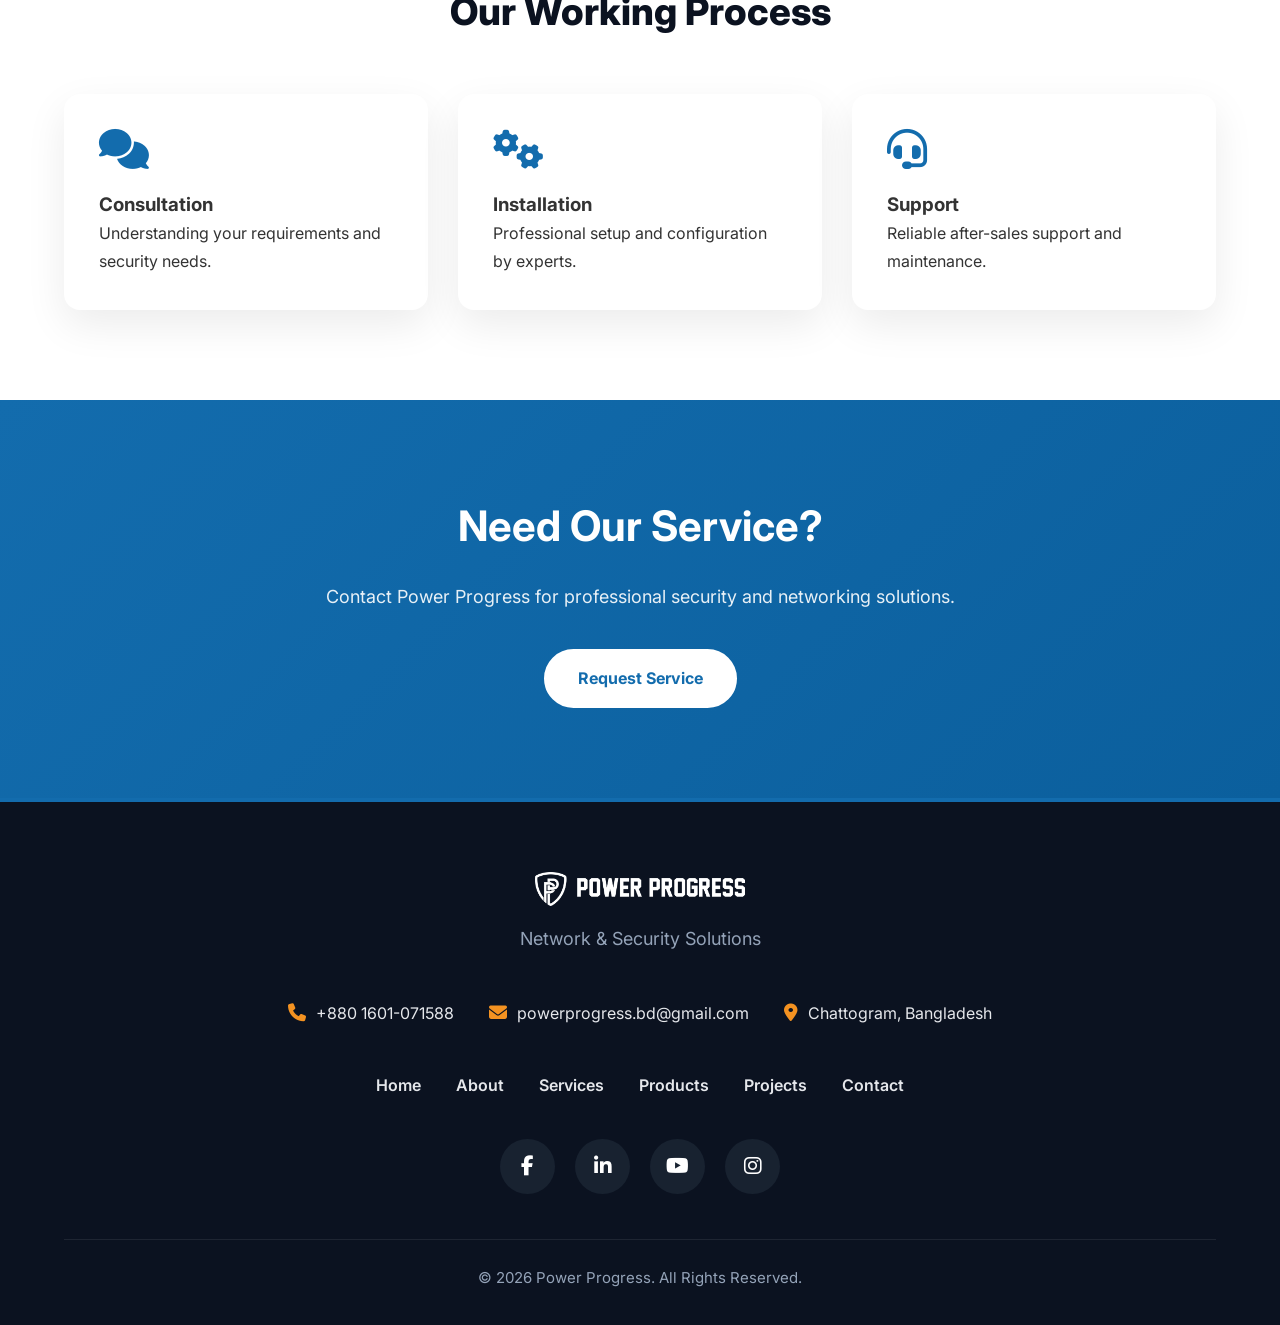
<file: services.html>
<!DOCTYPE html>

<html lang="en">


<head>


<meta charset="UTF-8">


<meta name="viewport" content="width=device-width, initial-scale=1.0">



<title>
Services | Power Progress Network & Security Solutions
</title>



<meta name="description"
content="Power Progress provides professional CCTV Surveillance, Networking, IP PABX, Access Control, Sound System, Cyber Security and AMC services.">



<meta name="keywords"
content="CCTV Service Bangladesh, Networking Service, IP PABX, Access Control, Cyber Security">



<link rel="canonical"
href="https://powerprogressbd.com/services.html">



<link rel="icon"
href="favicon.ico">





<!-- Google Font -->

<link href="https://fonts.googleapis.com/css2?family=Inter:wght@400;500;600;700;800&display=swap"
rel="stylesheet">



<!-- Font Awesome -->

<link rel="stylesheet"
href="https://cdnjs.cloudflare.com/ajax/libs/font-awesome/6.5.2/css/all.min.css">





<!-- CSS -->

<link rel="stylesheet"
href="css/style.css">

<link rel="stylesheet"
href="css/responsive.css">

<link rel="stylesheet"
href="css/animation.css">

<link rel="manifest"
href="manifest.json">


<meta name="theme-color"
content="#136CAD">

<link rel="icon"
type="image/png"
sizes="32x32"
href="images/logo/favicon-32.png">


<link rel="icon"
type="image/png"
sizes="192x192"
href="images/logo/favicon-192.png">


</head>




<body>





<!-- Loading Screen -->

<div class="loader">


<div class="loader-content">


<img src="images/logo/logo.png"
alt="Power Progress Logo">


<div class="loader-line"></div>


</div>


</div>





<div class="scroll-progress"></div>







<!-- Navbar -->


<header class="header">


<nav class="navbar container">


<a href="index.html"
class="logo">


<img src="images/logo/logo.png"
alt="Power Progress Logo">


</a>





<ul class="nav-menu">


<li>
<a href="index.html">
Home
</a>
</li>


<li>
<a href="about.html">
About
</a>
</li>


<li>
<a class="active"
href="services.html">
Services
</a>
</li>


<li>
<a href="products.html">
Products
</a>
</li>


<li>
<a href="projects.html">
Projects
</a>
</li>


<li>
<a href="contact.html">
Contact
</a>
</li>


</ul>





<div class="nav-actions">


<!--button id="darkMode">

<i class="fa-solid fa-moon"></i>

</button> -->




<button class="menu-toggle">

<i class="fa-solid fa-bars"></i>

</button>


</div>



</nav>


</header>









<!-- Page Banner -->


<section class="page-banner">


<div class="container">


<h1>
Our Services
</h1>


<p>
Complete Network & Security Solutions
</p>


</div>


</section>









<!-- Services Details -->


<section class="section">


<div class="container">



<div class="section-title">


<h2>
Professional Services
</h2>


<p>
Reliable Technology Solutions For Your Business
</p>


</div>







<div class="service-grid">





<!-- CCTV -->


<div class="service-card">


<i class="fa-solid fa-camera"></i>


<h3>
CCTV Surveillance
</h3>


<p>

Complete CCTV camera installation, configuration and monitoring solutions for homes, offices and industries.

</p>


</div>







<!-- Networking -->


<div class="service-card">


<i class="fa-solid fa-network-wired"></i>


<h3>
Networking Solutions
</h3>


<p>

LAN, WiFi, Router, Switch, Server and complete network infrastructure solutions.

</p>


</div>








<!-- IP PABX -->


<div class="service-card">


<i class="fa-solid fa-phone"></i>


<h3>
IP PABX
</h3>


<p>

Professional business communication systems including IP phones and internal communication setup.

</p>


</div>








<!-- Access Control -->


<div class="service-card">


<i class="fa-solid fa-fingerprint"></i>


<h3>
Access Control
</h3>


<p>

Smart access management systems including biometric, RFID and electronic door security solutions.

</p>


</div>








<!-- Sound System -->


<div class="service-card">


<i class="fa-solid fa-volume-high"></i>


<h3>
Sound System
</h3>


<p>

Professional audio solutions for offices, conference rooms, schools and commercial spaces.

</p>


</div>








<!-- Cyber Security -->


<div class="service-card">


<i class="fa-solid fa-shield-halved"></i>


<h3>
Cyber Security
</h3>


<p>

Protect your digital assets with security solutions, network protection and monitoring services.

</p>


</div>








<!-- AMC -->


<div class="service-card">


<i class="fa-solid fa-screwdriver-wrench"></i>


<h3>
AMC & Maintenance
</h3>


<p>

Regular maintenance, troubleshooting and technical support to keep your systems running smoothly.

</p>


</div>







</div>


</div>


</section>









<!-- Service Process -->


<section class="services section">


<div class="container">


<div class="section-title">


<h2>
Our Working Process
</h2>


</div>






<div class="service-grid">


<div class="service-card">


<i class="fa-solid fa-comments"></i>


<h3>
Consultation
</h3>


<p>
Understanding your requirements and security needs.
</p>


</div>





<div class="service-card">


<i class="fa-solid fa-gears"></i>


<h3>
Installation
</h3>


<p>
Professional setup and configuration by experts.
</p>


</div>





<div class="service-card">


<i class="fa-solid fa-headset"></i>


<h3>
Support
</h3>


<p>
Reliable after-sales support and maintenance.
</p>


</div>



</div>


</div>


</section>









<!-- CTA -->


<section class="contact-cta">


<div class="container">


<h2>
Need Our Service?
</h2>



<p>
Contact Power Progress for professional security and networking solutions.
</p>




<a href="contact.html"
class="btn primary-btn">

Request Service

</a>



</div>


</section>









<!-- Footer -->


<!-- =========================
     Footer
========================= -->

<footer class="footer">

    <div class="container">

        <div class="footer-logo">

            <img src="images/logo/logo-white.png"
                 alt="Power Progress Logo">

            <p>
                Network & Security Solutions
            </p>

        </div>

        <div class="footer-contact">

            <div class="contact-item">

                <i class="fa-solid fa-phone"></i>

                <span>+880 1601-071588</span>

            </div>

            <div class="contact-item">

                <i class="fa-solid fa-envelope"></i>

                <span>powerprogress.bd@gmail.com</span>

            </div>

            <div class="contact-item">

                <i class="fa-solid fa-location-dot"></i>

                <span>Chattogram, Bangladesh</span>

            </div>

        </div>

        <div class="footer-nav">

            <a href="index.html">Home</a>

            <a href="about.html">About</a>

            <a href="services.html">Services</a>

            <a href="products.html">Products</a>

            <a href="projects.html">Projects</a>

            <a href="contact.html">Contact</a>

        </div>

        <div class="footer-social">

            <a href="#">
                <i class="fab fa-facebook-f"></i>
            </a>

            <a href="#">
                <i class="fab fa-linkedin-in"></i>
            </a>

            <a href="#">
                <i class="fab fa-youtube"></i>
            </a>

            <a href="#">
                <i class="fab fa-instagram"></i>
            </a>

        </div>

        <div class="footer-bottom">

            <p>
                © 2026 Power Progress. All Rights Reserved.
            </p>

        </div>

    </div>

</footer>









<!-- Floating Buttons -->


<a href="https://wa.me/8801601071588"
class="whatsapp-btn"
target="_blank">


<i class="fa-brands fa-whatsapp"></i>


</a>




<button class="scroll-top" id="scrollTop">


<i class="fa-solid fa-arrow-up"></i>


</button>







<script src="js/app.js"></script>


</body>


</html>
</file>
<file: css/style.css>
/*
=====================================================
POWER PROGRESS
Premium Corporate Website CSS
Version 1.2 FINAL
=====================================================
*/


/* ==========================
   Root Variables
========================== */


:root{

    --primary-color:#136CAD;
    --secondary-color:#F49221;

    --dark-color:#0B1220;
    --dark-bg:#111827;

    --text-color:#333333;
    --light-text:#666666;

    --white:#ffffff;
    --light-bg:#f5f9fc;


    --border-radius:16px;


    --shadow:
    0 15px 40px rgba(0,0,0,.08);


    --transition:
    all .35s ease;

}






/* ==========================
   Reset
========================== */


*{

margin:0;
padding:0;

box-sizing:border-box;

font-family:
'Inter',
Arial,
sans-serif;

}



html{

scroll-behavior:smooth;

}



body{

background:
var(--white);

color:
var(--text-color);

line-height:1.7;

overflow-x:hidden;

}



img{

max-width:100%;

height:auto;

display:block;

}



a{

text-decoration:none;

color:inherit;

}



ul{

list-style:none;

}



button,
input,
textarea,
select{

font-family:inherit;

}








/* ==========================
   Container
========================== */


.container{

width:90%;

max-width:1200px;

margin:auto;

}



.section{

padding:90px 0;

}








/* ==========================
   Loader
========================== */


.loader{

position:fixed;

inset:0;

background:white;

display:flex;

align-items:center;

justify-content:center;

z-index:99999;

}



.loader-content{

text-align:center;

}



.loader-content img{

width:120px;

margin:auto;

}



.loader-line{

width:150px;

height:4px;

margin:25px auto 0;

background:

linear-gradient(
90deg,
var(--primary-color),
var(--secondary-color)
);

}








/* ==========================
   Scroll Progress
========================== */


.scroll-progress{

position:fixed;

top:0;

left:0;

height:4px;

width:0;

background:

linear-gradient(
90deg,
var(--primary-color),
var(--secondary-color)
);

z-index:9999;

}








/* ==========================
   Header Navbar
========================== */


.header{

position:sticky;

top:0;

z-index:1000;

background:

rgba(255,255,255,.85);

backdrop-filter:blur(15px);

box-shadow:

0 5px 20px rgba(0,0,0,.05);

}



.navbar{

height:80px;

display:flex;

align-items:center;

justify-content:space-between;

}



.logo img{

width:260px;

}



.nav-menu{

display:flex;

align-items:center;

gap:30px;

}



.nav-menu a{

font-weight:600;

position:relative;

}



.nav-menu a::after{

content:"";

position:absolute;

bottom:-8px;

left:0;

height:3px;

width:0;

background:

var(--secondary-color);

transition:.3s;

}



.nav-menu a:hover::after,
.nav-menu .active::after{

width:100%;

}



.nav-actions{

display:flex;

gap:10px;

}



.nav-actions button{

width:42px;

height:42px;

border:none;

border-radius:50%;

background:
var(--light-bg);

cursor:pointer;

}








/* ==========================
   Hero
========================== */


.hero{

padding:100px 0;

background:

linear-gradient(
135deg,
#f4faff,
#ffffff
);

}



.hero-wrapper{

display:grid;

grid-template-columns:

1fr 1fr;

gap:50px;

align-items:center;

}



.hero-content h1{

font-size:55px;

line-height:1.15;

font-weight:800;

color:

var(--dark-color);

}



.hero-content p{

font-size:18px;

margin:25px 0;

color:

var(--light-text);

}



.hero-image img{

border-radius:25px;

box-shadow:

var(--shadow);

}








/* ==========================
   Buttons
========================== */


.btn{

position:relative;

overflow:hidden;

display:inline-flex;

align-items:center;

justify-content:center;

padding:

14px 32px;

border-radius:50px;

font-weight:700;

transition:

var(--transition);

cursor:pointer;

}



.primary-btn{

background:

var(--primary-color);

color:white;

}



.primary-btn:hover{

background:

var(--secondary-color);

transform:

translateY(-5px);

}



.secondary-btn{

border:

2px solid var(--primary-color);

color:

var(--primary-color);

}








/* ==========================
   Page Banner
========================== */


.page-banner{

padding:90px 0;

text-align:center;

background:

linear-gradient(
135deg,
var(--primary-color),
#0b4d80
);

color:white;

}



.page-banner h1{

font-size:45px;

font-weight:800;

}



.page-banner p{

margin-top:10px;

}








/* ==========================
   Section Title
========================== */


.section-title{

text-align:center;

margin-bottom:50px;

}



.section-title h2{

font-size:38px;

font-weight:800;

color:var(--dark-color);

}



.section-title p{

color:#666;

font-size:18px;

}








/* ==========================
   Services Cards
========================== */


.service-grid{

display:grid;

grid-template-columns:

repeat(3,1fr);

gap:30px;

}



.service-card{

padding:35px;

background:white;

border-radius:

var(--border-radius);

box-shadow:

var(--shadow);

transition:

var(--transition);

}



.service-card:hover{

transform:

translateY(-12px);

}



.service-card i{

font-size:40px;

color:

var(--primary-color);

margin-bottom:20px;

}








/* ==========================
   Products
========================== */


.product-grid{

display:grid;

grid-template-columns:

repeat(3,1fr);

gap:30px;

}



.product-card{

padding:25px;

background:white;

border-radius:20px;

box-shadow:

var(--shadow);

transition:.3s;

}



.product-card:hover{

transform:

translateY(-10px);

}



.product-card img{

height:220px;

width:100%;

object-fit:contain;

}








/* ==========================
   Filters
========================== */


.product-filter,
.project-filter{

display:flex;

justify-content:center;

flex-wrap:wrap;

gap:15px;

margin-bottom:40px;

}



.filter-btn{

padding:10px 25px;

border-radius:50px;

border:none;

background:

var(--light-bg);

cursor:pointer;

font-weight:600;

}



.filter-btn.active,
.filter-btn:hover{

background:

var(--primary-color);

color:white;

}








/* ==========================
   Projects
========================== */


.project-grid{

display:grid;

grid-template-columns:

repeat(3,1fr);

gap:25px;

}



.project-item{

    background:#fff;

    border-radius:20px;

    overflow:hidden;

    box-shadow:0 15px 40px rgba(0,0,0,.08);

    transition:.35s;

}

.project-item:hover{

    transform:translateY(-8px);

    box-shadow:0 20px 45px rgba(0,0,0,.12);

}

.project-item img{

    width:100%;

    height:260px;

    object-fit:cover;

    transition:.4s;

}

.project-item:hover img{

    transform:scale(1.05);

}

.project-content{

    padding:20px;

}

.project-content h3{

    font-size:22px;

    color:var(--dark-color);

    margin-bottom:8px;

    font-weight:700;

}

.project-content p{

    font-size:15px;

    color:var(--light-text);

    line-height:1.7;

}








/* ==========================
   Contact
========================== */


.contact-wrapper{

display:grid;

grid-template-columns:

1fr 1fr;

gap:50px;

}



.contact-box{

display:flex;

gap:20px;

margin-bottom:25px;

}



.contact-box i{

font-size:30px;

color:

var(--primary-color);

}



.contact-form input,
.contact-form textarea,
.contact-form select{

width:100%;

padding:15px;

margin-bottom:15px;

border:

1px solid #ddd;

border-radius:10px;

}



.contact-form button{

border:none;

}



.map iframe{

width:100%;

height:450px;

border:0;

border-radius:20px;

}








/* ==========================
   Contact CTA
========================== */


.contact-cta{

padding:80px 0;

text-align:center;

background:

var(--primary-color);

color:white;

}



.contact-cta h2{

font-size:38px;

margin-bottom:20px;

}








/* ==========================
   Footer
========================== */


.footer{

padding:50px 0;

background:

var(--dark-color);

color:white;

text-align:center;

}



.footer h3{

font-size:28px;

margin-bottom:10px;

}








/* ==========================
   WhatsApp
========================== */


.whatsapp-btn{

position:fixed;

right:25px;

bottom:95px;

width:60px;

height:60px;

border-radius:50%;

background:#25D366;

color:white;

display:flex;

align-items:center;

justify-content:center;

font-size:30px;

z-index:999;

}








/* ==========================
   Scroll Top
========================== */

.scroll-top {
    position: fixed;
    right: 25px;
    bottom: 25px;
    width: 55px;
    height: 55px;
    border: none;
    border-radius: 50%;
    background: var(--primary-color);
    color: #fff;
    display: flex;
    align-items: center;
    justify-content: center;
    cursor: pointer;
    z-index: 999;
    box-shadow: 0 10px 30px rgba(0, 0, 0, .2);
    transition: .3s;
}

.scroll-top i {
    font-size: 22px;
    color: #fff;
}

.scroll-top:hover {
    transform: translateY(-5px);
    background: var(--secondary-color);
}








/* ==========================
   Dark Mode
========================== */


body.dark{

background:

#0B1220;

color:white;

}



body.dark .header{

background:

rgba(11,18,32,.9);

}



body.dark .service-card,
body.dark .product-card{

background:

#111827;

color:white;

}



body.dark .page-banner{

background:

#111827;

}



body.dark input,
body.dark textarea,
body.dark select{

background:#1f2937;

color:white;

border-color:#374151;

}



body.dark h1,
body.dark h2,
body.dark h3{

color:white;

}

.testimonial-card{

background:white;

padding:35px;

border-radius:20px;

box-shadow:var(--shadow);

text-align:center;

max-width:700px;

margin:auto;

}



.testimonial-card img{

width:90px;

height:90px;

border-radius:50%;

object-fit:cover;

margin:0 auto 20px;

}



.testimonial-card span{

color:var(--primary-color);

font-weight:600;

}



.slider-buttons{

display:flex;

justify-content:center;

gap:15px;

margin-top:30px;

}



.slider-buttons button{

width:45px;

height:45px;

border:none;

border-radius:50%;

background:var(--primary-color);

color:white;

cursor:pointer;

}

.counter-grid{

display:grid;

grid-template-columns:
repeat(4,1fr);

gap:25px;

}



.counter-box{

background:white;

padding:35px 20px;

border-radius:20px;

box-shadow:var(--shadow);

text-align:center;

}



.counter-box h2{

font-size:45px;

color:var(--primary-color);

font-weight:800;

}



.counter-box p{

color:var(--light-text);

font-weight:600;

}

/*
=====================================================
POWER PROGRESS
About Page CSS
Part 21.1
=====================================================
*/

/* ==========================
   About Hero
========================== */

.page-hero{

    padding:120px 0 90px;

    background: linear-gradient(135deg, var(--primary-color), #0b4d80);

    text-align:center;
    color: white;

}

.page-hero h1{

    font-size:52px;

    font-weight:800;

    color:var(--dark-color);

    margin-bottom:20px;

}

.page-hero p{

    max-width:760px;

    margin:0 auto 35px;

    font-size:18px;

    color:#666;

    line-height:1.8;

}

.page-hero .hero-buttons{

    display:flex;

    justify-content:center;

    gap:20px;

    flex-wrap:wrap;

}





/* ==========================
   About Grid
========================== */

.about-grid{

    display:grid;

    grid-template-columns:2fr 1fr;

    gap:45px;

    align-items:start;

}





/* ==========================
   About Text
========================== */

.about-text{

    background:#ffffff;

    padding:40px;

    border-radius:20px;

    box-shadow:var(--shadow);

}

.about-text h3{

    font-size:30px;

    color:var(--primary-color);

    margin-bottom:20px;

}

.about-text p{

    margin-bottom:18px;

    color:#555;

    font-size:16px;

    line-height:1.9;

}

.about-text p:last-child{

    margin-bottom:0;

}





/* ==========================
   Company Content
========================== */

.company-story{

    background:linear-gradient(
        180deg,
        #ffffff,
        #f7fbff
    );

}

.company-content{

    max-width:900px;

    margin:0 auto;

}

.company-text{

    position:relative;

    background:#fff;

    padding:50px 50px 50px 65px;

    border-radius:20px;

    box-shadow:var(--shadow);

}

.company-text::before{

    content:"";

    position:absolute;

    top:0;

    left:0;

    width:6px;

    height:100%;

    background:linear-gradient(
        var(--primary-color),
        var(--secondary-color)
    );

    border-radius:10px;

}

.about-facts{

    display:grid;

    grid-template-columns:repeat(4,1fr);

    gap:25px;

    margin-top:35px;

}

.fact-card{

    background:#fff;

    border-radius:20px;

    padding:35px 25px;

    text-align:center;

    border-top:5px solid var(--primary-color);

    box-shadow:0 15px 40px rgba(0,0,0,.08);

    transition:.35s;

}

.fact-card i{

    width:70px;

    height:70px;

    display:flex;

    align-items:center;

    justify-content:center;

    margin:0 auto 20px;

    border-radius:50%;

    background:rgba(19,108,173,.10);

    color:var(--primary-color);

    font-size:28px;

}

.fact-card:hover{

    background:linear-gradient(
        135deg,
        var(--primary-color),
        #1c7bc0
    );

    color:#fff;

    transform:translateY(-10px);

    border-top-color:var(--secondary-color);

}

.fact-card:hover h3,
.fact-card:hover p{

    color:#fff;

}

.fact-card:hover i{

    background:#fff;

    color:var(--primary-color);

}

body.dark .fact-card,
body.dark .company-text{

    background:#1e293b;

}

body.dark .company-text h2,
body.dark .fact-card h3{

    color:#fff;

}

body.dark .company-text p,
body.dark .fact-card p{

    color:#cbd5e1;

}





/* ==========================
   Light Background Section
========================== */

.light-bg{

    background:var(--light-bg);

}





/* ==========================
   Dark Mode
========================== */

body.dark .page-hero{

    background:#0f172a;

}

body.dark .page-hero h1{

    color:#ffffff;

}

body.dark .page-hero p{

    color:#cbd5e1;

}

body.dark .about-text,

body.dark .fact-card{

    background:#1e293b;

    color:#ffffff;

}

body.dark .about-text p,

body.dark .fact-card p{

    color:#cbd5e1;

}

body.dark .fact-card h3{

    color:#ffffff;

}





/* ==========================
   Responsive
========================== */

@media(max-width:992px){

    .about-grid{

        grid-template-columns:1fr;

    }

    .about-facts{

        grid-template-columns:repeat(2,1fr);

    }

}

@media(max-width:768px){

    .page-hero{

        padding:90px 0 70px;

    }

    .page-hero h1{

        font-size:38px;

    }

    .page-hero p{

        font-size:16px;

    }

    .about-text{

        padding:30px;

    }

}

@media(max-width:576px){

    .page-hero h1{

        font-size:30px;

    }

    .page-hero .hero-buttons{

        flex-direction:column;

    }

    .about-facts{

        grid-template-columns:1fr;

    }

    .company-text{

        padding:30px;

    }

    .fact-card{

        padding:24px;

    }

}

/* =====================================================
   Mission & Vision
===================================================== */

.mission-grid{

    display:grid;

    grid-template-columns:repeat(2,1fr);

    gap:30px;

}

.mission-card{

    background:#ffffff;

    padding:40px;

    border-radius:20px;

    box-shadow:var(--shadow);

    text-align:center;

    transition:var(--transition);

    border-top:5px solid var(--primary-color);

}

.mission-card:hover{

    transform:translateY(-10px);

}

.mission-card i{

    width:80px;

    height:80px;

    display:flex;

    align-items:center;

    justify-content:center;

    margin:0 auto 25px;

    border-radius:50%;

    background:rgba(19,108,173,.08);

    color:var(--primary-color);

    font-size:34px;

}

.mission-card h3{

    font-size:28px;

    margin-bottom:18px;

    color:var(--dark-color);

}

.mission-card p{

    color:#666;

    line-height:1.9;

}





/* =====================================================
   Core Values
===================================================== */

.value-grid{

    display:grid;

    grid-template-columns:repeat(3,1fr);

    gap:30px;

}

.value-card{

    background:#ffffff;

    padding:35px;

    border-radius:20px;

    box-shadow:var(--shadow);

    text-align:center;

    transition:var(--transition);

}

.value-card:hover{

    transform:translateY(-10px);

}

.value-card i{

    width:70px;

    height:70px;

    margin:0 auto 20px;

    display:flex;

    align-items:center;

    justify-content:center;

    border-radius:50%;

    background:rgba(244,146,33,.12);

    color:var(--secondary-color);

    font-size:30px;

}

.value-card h3{

    margin-bottom:15px;

    color:var(--dark-color);

    font-size:22px;

}

.value-card p{

    color:#666;

    line-height:1.8;

}





/* =====================================================
   Statistics
===================================================== */

.counter-section{

    background:linear-gradient(
        135deg,
        var(--primary-color),
        #0b5f9d
    );

    color:#ffffff;

}

.counter-section .section-title h2,

.counter-section .section-title p{

    color:#ffffff;

}

.counter-grid{

    display:grid;

    grid-template-columns:repeat(4,1fr);

    gap:25px;

}

.counter-box{

    background:rgba(255,255,255,.08);

    backdrop-filter:blur(12px);

    border:1px solid rgba(255,255,255,.15);

    border-radius:20px;

    padding:35px 20px;

    text-align:center;

    transition:var(--transition);

}

.counter-box:hover{

    transform:translateY(-8px);

    background:rgba(255,255,255,.14);

}

.counter-box h2{

    font-size:48px;

    font-weight:800;

    margin-bottom:10px;

    color:#ffffff;

}

.counter-box p{

    font-size:17px;

    color:rgba(255,255,255,.9);

}





/* =====================================================
   Dark Mode
===================================================== */

body.dark .mission-card,

body.dark .value-card{

    background:#1e293b;

}

body.dark .mission-card h3,

body.dark .value-card h3{

    color:#ffffff;

}

body.dark .mission-card p,

body.dark .value-card p{

    color:#cbd5e1;

}

body.dark .mission-card i{

    background:rgba(19,108,173,.18);

}

body.dark .value-card i{

    background:rgba(244,146,33,.18);

}





/* =====================================================
   Responsive
===================================================== */

@media(max-width:992px){

    .mission-grid{

        grid-template-columns:1fr;

    }

    .value-grid{

        grid-template-columns:repeat(2,1fr);

    }

    .counter-grid{

        grid-template-columns:repeat(2,1fr);

    }

}

@media(max-width:768px){

    .mission-card{

        padding:30px;

    }

    .mission-card h3{

        font-size:24px;

    }

    .counter-box h2{

        font-size:40px;

    }

}

@media(max-width:576px){

    .value-grid{

        grid-template-columns:1fr;

    }

    .counter-grid{

        grid-template-columns:1fr;

    }

    .counter-box{

        padding:30px 15px;

    }

    .counter-box h2{

        font-size:34px;

    }

}
/* =====================================================
   Why Choose Us
===================================================== */

.choose-grid{

    display:grid;

    grid-template-columns:repeat(2,1fr);

    gap:30px;

}

.choose-card{

    background:#ffffff;

    border-radius:20px;

    padding:35px;

    box-shadow:var(--shadow);

    transition:var(--transition);

    display:flex;

    gap:20px;

    align-items:flex-start;

}

.choose-card:hover{

    transform:translateY(-10px);

}

.choose-card i{

    width:70px;

    height:70px;

    flex-shrink:0;

    display:flex;

    align-items:center;

    justify-content:center;

    border-radius:50%;

    background:rgba(19,108,173,.10);

    color:var(--primary-color);

    font-size:30px;

}

.choose-card h3{

    margin-bottom:12px;

    font-size:24px;

    color:var(--dark-color);

}

.choose-card p{

    color:#666;

    line-height:1.8;

}





/* =====================================================
   Contact CTA
===================================================== */

.contact-cta{

    background:linear-gradient(
        135deg,
        var(--primary-color),
        #0b5f9d
    );

    color:#ffffff;

    padding:90px 0;

    text-align:center;

}

.cta-content{

    max-width:760px;

    margin:auto;

}

.contact-cta h2{

    font-size:42px;

    margin-bottom:20px;

    color:#ffffff;

}

.contact-cta p{

    font-size:18px;

    line-height:1.8;

    margin-bottom:35px;

    color:rgba(255,255,255,.90);

}



/* CTA Buttons - Balanced Style */
.contact-cta .primary-btn {
    background: #ffffff;
    color: var(--primary-color);
    border: 2px solid #ffffff;
}

.contact-cta .primary-btn:hover {
    background: var(--secondary-color);
    border-color: var(--secondary-color);
    color: #ffffff;
    transform: translateY(-5px);
}

.contact-cta .secondary-btn {
    background: transparent;
    border: 2px solid #ffffff;
    color: #ffffff;
}

.contact-cta .secondary-btn:hover {
    background: #ffffff;
    color: var(--primary-color);
    transform: translateY(-5px);
}





/* =====================================================
   Google Map
===================================================== */

.map{

    overflow:hidden;

    border-radius:20px;

    box-shadow:var(--shadow);

}

.map iframe{

    display:block;

    width:100%;

    height:450px;

}





/* ==========================================
   Premium Apple Footer
========================================== */

.footer{

    background:#0B1220;

    border-top:4px solid var(--primary-color);

    padding:70px 0 35px;

    text-align:center;

}

.footer-logo img{

    width:210px;

    margin:auto;

}

.footer-logo p{

    color:#94A3B8;

    margin-top:18px;

    font-size:18px;

}

.footer-contact{

    display:flex;

    justify-content:center;

    flex-wrap:wrap;

    gap:35px;

    margin:45px 0;

}

.contact-item{

    display:flex;

    align-items:center;

    gap:10px;

    color:#E5E7EB;

}

.contact-item i{

    color:var(--secondary-color);

    font-size:18px;

}

.footer-nav{

    display:flex;

    justify-content:center;

    flex-wrap:wrap;

    gap:35px;

    margin-bottom:40px;

}

.footer-nav a{

    color:#E5E7EB;

    font-weight:600;

    transition:.3s;

}

.footer-nav a:hover{

    color:var(--secondary-color);

}

.footer-social{

    display:flex;

    justify-content:center;

    gap:20px;

    margin-bottom:45px;

}

.footer-social a{

    width:55px;

    height:55px;

    border-radius:50%;

    display:flex;

    align-items:center;

    justify-content:center;

    background:#182230;

    color:white;

    font-size:20px;

    transition:.35s;

}

.footer-social a:hover{

    background:linear-gradient(135deg,#136CAD,#0E4E87);

    transform:translateY(-8px);

}

.footer-bottom{

    border-top:1px solid rgba(255,255,255,.08);

    padding-top:25px;

}

.footer-bottom p{

    color:#94A3B8;

    font-size:15px;

}



/* ==========================
   Responsive
========================== */

@media(max-width:992px){

    .footer-nav{

        gap:20px;

    }

}

@media(max-width:768px){

    .footer{

        padding:55px 0 25px;

    }

    .footer-logo img{

        width:170px;

    }

    .footer-contact{

        flex-direction:column;

        gap:18px;

    }

    .footer-nav{

        gap:18px;

    }

    .footer-social a{

        width:48px;

        height:48px;

        font-size:18px;

    }

}





/* =====================================================
   Dark Mode
===================================================== */

body.dark .choose-card{

    background:#1e293b;

}

body.dark .choose-card h3{

    color:#ffffff;

}

body.dark .choose-card p{

    color:#cbd5e1;

}

body.dark .choose-card i{

    background:rgba(19,108,173,.20);

}





/* =====================================================
   Responsive
===================================================== */

@media(max-width:1100px){

    .footer-grid{

        grid-template-columns:repeat(2,1fr);

    }

}

@media(max-width:992px){

    .choose-grid{

        grid-template-columns:1fr;

    }

}

@media(max-width:768px){

    .contact-cta{

        padding:70px 0;

    }

    .contact-cta h2{

        font-size:34px;

    }

    .contact-cta p{

        font-size:16px;

    }

    .map iframe{

        height:350px;

    }

}

@media(max-width:576px){

    .footer-grid{

        grid-template-columns:1fr;

        text-align:center;

    }

    .choose-card{

        flex-direction:column;

        text-align:center;

        align-items:center;

    }

    .contact-cta h2{

        font-size:28px;

    }

    .contact-cta p{

        font-size:15px;

    }

    .map iframe{

        height:280px;

    }

}
/* ==========================
   Trusted Brands
========================== */

.brands{

    background:var(--light-bg);

}

.brands-grid{

    display:grid;

    grid-template-columns:repeat(4,1fr);

    gap:30px;

    margin-top:50px;

}

.brand-card{

    background:#ffffff;

    border-radius:18px;

    padding:30px;

    display:flex;

    align-items:center;

    justify-content:center;

    height:140px;

    box-shadow:var(--shadow);

    transition:var(--transition);

}

.brand-card:hover{

    transform:translateY(-8px);

    box-shadow:0 20px 40px rgba(0,0,0,.12);

}

.brand-card img{

    max-width:150px;

    max-height:70px;

    object-fit:contain;

    opacity:.80;

    transition:.35s;

}

.brand-card:hover img{

    filter:none;

    opacity:1;

    transform:scale(1.08);

}

/* Dark Mode */

body.dark .brand-card{

    background:#1e293b;

}

/* Responsive */

@media(max-width:992px){

    .brands-grid{

        grid-template-columns:repeat(2,1fr);

    }

}

@media(max-width:576px){

    .brands-grid{

        grid-template-columns:1fr;

    }

    .brand-card{

        height:120px;

    }

}

#result{
    margin-top:15px;
    text-align:center;
    font-size:15px;
    font-weight:600;
    min-height:22px;
}

.contact-form button:disabled{
    opacity:.7;
    cursor:not-allowed;
}

.contact-form input,
.contact-form select,
.contact-form textarea{
    transition:.3s;
}

.contact-form input:focus,
.contact-form select:focus,
.contact-form textarea:focus{
    border-color:#136CAD;
    box-shadow:0 0 0 3px rgba(19,108,173,.15);
    outline:none;
}

/* =====================================================
   Meet Our Founder
===================================================== */

.founder-wrapper {
    max-width: 900px;
    margin: 0 auto;
}

.founder-card {
    background: #ffffff;
    border-radius: 20px;
    box-shadow: var(--shadow);
    padding: 50px 45px;
    display: flex;
    align-items: center;
    gap: 40px;
    transition: var(--transition);
    border-top: 5px solid var(--primary-color);
}

.founder-card:hover {
    transform: translateY(-10px);
    box-shadow: 0 25px 50px rgba(0, 0, 0, 0.12);
}

.founder-avatar {
    width: 140px;
    height: 140px;
    min-width: 140px;
    border-radius: 50%;
    background: linear-gradient(135deg, rgba(19, 108, 173, 0.12), rgba(244, 146, 33, 0.12));
    display: flex;
    align-items: center;
    justify-content: center;
    border: 4px solid rgba(19, 108, 173, 0.2);
}

.founder-avatar i {
    font-size: 60px;
    color: var(--primary-color);
}

.founder-content h3 {
    font-size: 28px;
    font-weight: 800;
    color: var(--dark-color);
    margin-bottom: 8px;
}

.founder-role {
    display: inline-block;
    font-size: 16px;
    font-weight: 600;
    color: var(--primary-color);
    margin-bottom: 18px;
}

.founder-content p {
    color: #666;
    line-height: 1.8;
    margin-bottom: 28px;
    font-size: 16px;
}

.founder-content .btn {
    margin-top: 5px;
}

/* Dark Mode */
body.dark .founder-card {
    background: #1e293b;
}

body.dark .founder-content h3 {
    color: #ffffff;
}

body.dark .founder-content p {
    color: #cbd5e1;
}

body.dark .founder-avatar {
    background: linear-gradient(135deg, rgba(19, 108, 173, 0.2), rgba(244, 146, 33, 0.15));
    border-color: rgba(19, 108, 173, 0.35);
}

/* Responsive */
@media (max-width: 768px) {
    .founder-card {
        flex-direction: column;
        text-align: center;
        padding: 40px 30px;
        gap: 25px;
    }

    .founder-avatar {
        width: 120px;
        height: 120px;
        min-width: 120px;
    }

    .founder-avatar i {
        font-size: 50px;
    }

    .founder-content h3 {
        font-size: 24px;
    }

    .founder-content p {
        font-size: 15px;
    }
}

@media (max-width: 576px) {
    .founder-card {
        padding: 30px 22px;
    }

    .founder-content h3 {
        font-size: 22px;
    }
}

/* =====================================================
   FAQ Accordion Section
===================================================== */

.faq-badge {
    display: inline-block;
    background: rgba(244, 146, 33, 0.12);
    color: var(--secondary-color);
    font-size: 13px;
    font-weight: 700;
    letter-spacing: 1px;
    text-transform: uppercase;
    padding: 6px 16px;
    border-radius: 50px;
    margin-bottom: 15px;
}

.faq .section-title h2 span {
    font-style: italic;
    color: var(--primary-color);
}

.faq-accordion {
    display: grid;
    grid-template-columns: 1fr 1fr;
    gap: 20px;
    max-width: 1000px;
    margin: 0 auto;
}

.faq-col {
    display: flex;
    flex-direction: column;
    gap: 16px;
}

.faq-item {
    background: #ffffff;
    border-radius: 16px;
    box-shadow: 0 8px 30px rgba(0,0,0,.06);
    overflow: hidden;
    transition: var(--transition);
}

.faq-item:hover {
    box-shadow: 0 12px 35px rgba(0,0,0,.10);
}

.faq-question {
    display: flex;
    align-items: center;
    justify-content: space-between;
    gap: 15px;
    padding: 22px 24px;
    cursor: pointer;
    user-select: none;
}

.faq-question h3 {
    font-size: 16px;
    font-weight: 600;
    color: var(--dark-color);
    margin: 0;
    line-height: 1.4;
    transition: .3s;
}

.faq-item.active .faq-question h3 {
    color: var(--secondary-color);
}

.faq-icon {
    width: 32px;
    height: 32px;
    min-width: 32px;
    border-radius: 50%;
    background: rgba(244, 146, 33, 0.12);
    color: var(--secondary-color);
    display: flex;
    align-items: center;
    justify-content: center;
    font-size: 14px;
    transition: .3s;
}

.faq-item.active .faq-icon {
    background: var(--secondary-color);
    color: #fff;
}

.faq-answer {
    max-height: 0;
    overflow: hidden;
    transition: max-height .35s ease, padding .35s ease;
}

.faq-item.active .faq-answer {
    max-height: 200px;
}

.faq-answer p {
    padding: 0 24px 22px;
    margin: 0;
    color: #666;
    font-size: 15px;
    line-height: 1.7;
}

@media (max-width: 768px) {
    .faq-accordion {
        grid-template-columns: 1fr;
    }
}

/* =====================================================
   About Preview Section (Homepage)
===================================================== */

.about-preview {
    padding: 90px 0;
    background: #ffffff;
}

.about-preview .container {
    max-width: 1230px;
    margin: 0 auto;
    text-align: center;
}

.about-preview .section-title {
    text-align: center;
    margin-bottom: 40px;
}

.about-preview .section-title h2 {
    font-size: 40px;
    font-weight: 700;
    color: #0B1220;
    letter-spacing: -0.5px;
    margin-bottom: 12px;
}

.about-preview .section-title p {
    font-size: 19px;
    color: #666666;
    margin: 0;
}

.about-content {
    max-width: 900px;
    margin: 0 auto;
    text-align: center;
}

.about-content p {
    font-size: 17px;
    line-height: 1.65;
    color: #333333;
    margin-bottom: 16px;
}

.about-content .primary-btn {
    display: inline-flex;
    align-items: center;
    justify-content: center;
    background: #136CAD;
    color: #ffffff;
    padding: 14px 36px;
    border-radius: 30px;
    font-weight: 700;
    font-size: 16px;
    border: none;
    margin-top: 20px;
    transition: all 0.35s ease;
}

.about-content .primary-btn:hover {
    background: #F49221;
    transform: translateY(-4px);
    box-shadow: 0 12px 25px rgba(19, 108, 173, 0.3);
}
</file>
<file: css/responsive.css>
/*
=====================================================
POWER PROGRESS
Premium Responsive CSS
Version 1.2 FINAL
=====================================================
*/



/* ==========================================
   Default Mobile Menu Button
========================================== */


.menu-toggle{

display:none;

}







/* ==========================================
   Large Tablet / Small Laptop
   1100px
========================================== */


@media(max-width:1100px){


.hero-wrapper{

grid-template-columns:1fr;

text-align:center;

}



.hero-content h1{

font-size:45px;

}



.hero-image{

width:100%;

max-width:700px;

margin:auto;

}



.service-grid{

grid-template-columns:

repeat(2,1fr);

}



.product-grid{

grid-template-columns:

repeat(2,1fr);

}



.project-grid{

grid-template-columns:

repeat(2,1fr);

}



.contact-wrapper{

grid-template-columns:1fr;

}



.contact-info{

display:grid;

grid-template-columns:

repeat(2,1fr);

gap:20px;

}



}









/* ==========================================
   Tablet
   1024px
========================================== */


@media(max-width:1024px){



.navbar{

height:75px;

}




.menu-toggle{

display:flex;

align-items:center;

justify-content:center;

}



.nav-menu{


position:absolute;


top:75px;


left:0;


width:100%;


background:white;


flex-direction:column;


align-items:center;


gap:20px;


padding:30px 0;


display:none;


box-shadow:

0 15px 30px rgba(0,0,0,.1);


}



.nav-menu.active{


display:flex;


}



.nav-actions{


display:flex;

gap:12px;

}




.hero{

padding:80px 0;

}



.section{

padding:70px 0;

}



.section-title h2{

font-size:34px;

}


}









/* ==========================================
   Dark Mode Navbar Tablet
========================================== */


@media(max-width:1024px){


body.dark .nav-menu{


background:

#111827;


}



body.dark .nav-menu a{


color:white;


}


}









/* ==========================================
   Mobile
   600px
========================================== */


@media(max-width:600px){



.container{


width:92%;


}







/* Navbar */


.logo img{


width:110px;


}



.nav-actions button{


width:40px;

height:40px;


}



.nav-menu{


top:75px;


}



.nav-menu a{


font-size:16px;


}








/* Hero */


.hero{


padding:55px 0;


}



.hero-content h1{


font-size:32px;


line-height:1.25;


}



.hero-content p{


font-size:15px;


}



.hero-buttons{


display:flex;

flex-direction:column;

gap:15px;


}



.hero-buttons .btn{


width:100%;


}








/* Page Banner */


.page-banner{


padding:60px 0;


}



.page-banner h1{


font-size:32px;


}








/* Sections */


.section{


padding:55px 0;


}



.section-title{


margin-bottom:35px;


}



.section-title h2{


font-size:28px;


}








/* Cards */


.service-grid,
.product-grid,
.project-grid{


grid-template-columns:

1fr;


}



.service-card{


padding:25px;


}



.service-card i{


font-size:35px;


}



.product-card img{


height:180px;


}








/* Projects */


.project-item img{


height:240px;


}








/* Contact */


.contact-wrapper{


gap:35px;


}



.contact-info{


display:block;


}



.contact-box{


margin-bottom:20px;


}



.contact-wrapper h2{


font-size:25px;


}








/* Contact Form */


.contact-form input,
.contact-form textarea,
.contact-form select{


font-size:15px;


padding:13px;


}








/* Map */


.map iframe{


height:300px;


}








/* CTA */


.contact-cta{


padding:55px 0;


}



.contact-cta h2{


font-size:26px;


}








/* Filter */


.product-filter,
.project-filter{


gap:10px;


}



.filter-btn{


padding:8px 18px;


font-size:14px;


}








/* Footer */


.footer{


padding:40px 0;


}



.footer h3{


font-size:24px;


}








/* Floating Buttons */


.whatsapp-btn{


width:55px;

height:55px;


right:15px;


bottom:80px;


font-size:25px;


}



.scroll-top{


width:45px;

height:45px;


right:15px;


bottom:20px;


}



}









/* ==========================================
   Extra Small Mobile
   380px
========================================== */


@media(max-width:380px){



.logo img{


width:100px;


}



.hero-content h1{


font-size:28px;


}



.hero-content p{


font-size:14px;


}



.section-title h2{


font-size:24px;


}



.service-card h3,
.product-card h3{


font-size:20px;


}



.btn{


padding:

12px 18px;


}



.page-banner h1{


font-size:28px;


}



}









/* ==========================================
   Landscape Mobile
========================================== */


@media(max-height:500px) and (orientation:landscape){



.hero{


padding:40px 0;


}



.hero-content h1{


font-size:30px;


}


}









/* ==========================================
   Dark Mode Fix
========================================== */


@media(max-width:1024px){



body.dark .header{


background:

rgba(11,18,32,.95);


}



body.dark .nav-actions button{


background:#1f2937;


color:white;


}


}

@media(max-width:900px){


.counter-grid{

grid-template-columns:
repeat(2,1fr);

}


}



@media(max-width:600px){


.counter-grid{

grid-template-columns:
1fr;

}


.counter-box h2{

font-size:35px;

}


}


/* About Preview Responsive */

@media (max-width: 992px) {
    .about-preview {
        padding: 70px 0;
    }

    .about-preview .section-title h2 {
        font-size: 34px;
    }

    .about-preview .section-title p {
        font-size: 17px;
    }

    .about-content p {
        font-size: 16px;
    }
}

@media (max-width: 576px) {
    .about-preview {
        padding: 55px 0;
    }

    .about-preview .section-title h2 {
        font-size: 28px;
    }

    .about-preview .section-title p {
        font-size: 16px;
    }

    .about-content p {
        font-size: 15px;
        line-height: 1.6;
    }

    .about-content .primary-btn {
        width: 100%;
        max-width: 280px;
        padding: 13px 28px;
        font-size: 15px;
    }
}
</file>
<file: css/animation.css>
/*
=====================================================
POWER PROGRESS
Premium Animation CSS
Version 1.2 FINAL
=====================================================
*/



/* ==========================================
   Loader Animation
========================================== */


.loader-line{

animation:
loadingBar 1.5s infinite ease-in-out;

}



@keyframes loadingBar{


0%{

transform:scaleX(.25);

opacity:.5;

}


50%{

transform:scaleX(1);

opacity:1;

}


100%{

transform:scaleX(.25);

opacity:.5;

}


}





/* Loader Hide Animation */

.loader.hide{

opacity:0;

visibility:hidden;

transition:

opacity .5s ease,
visibility .5s ease;

}









/* ==========================================
   Reveal Animation
========================================== */


.reveal{

opacity:0;

transform:

translateY(40px);

transition:

all .8s ease;

}



.reveal.active{

opacity:1;

transform:

translateY(0);

}









/* ==========================================
   Fade Animation
========================================== */


.fade-in{

animation:

fadeIn .8s ease forwards;

}



@keyframes fadeIn{


from{

opacity:0;

}


to{

opacity:1;

}


}









/* ==========================================
   Slide Animation
========================================== */


.slide-left{

animation:

slideLeft .8s ease forwards;

}



@keyframes slideLeft{


from{

opacity:0;

transform:

translateX(-50px);

}



to{

opacity:1;

transform:

translateX(0);

}


}







.slide-right{


animation:

slideRight .8s ease forwards;


}




@keyframes slideRight{


from{

opacity:0;

transform:

translateX(50px);

}



to{

opacity:1;

transform:

translateX(0);

}


}









/* ==========================================
   Zoom Animation
========================================== */


.zoom-in{

animation:

zoomIn .8s ease forwards;

}



@keyframes zoomIn{


from{

opacity:0;

transform:

scale(.9);

}



to{

opacity:1;

transform:

scale(1);

}


}









/* ==========================================
   Hero Animation
========================================== */


.hero-content h1{

animation:

heroShow .8s ease;

}



.hero-content p{

animation:

heroShow 1s ease;

}



.hero-buttons{

animation:

heroShow 1.2s ease;

}




@keyframes heroShow{


from{

opacity:0;

transform:

translateY(35px);

}



to{

opacity:1;

transform:

translateY(0);

}


}









/* ==========================================
   Button Shine Effect
========================================== */


.btn{

position:relative;

overflow:hidden;

}



.btn::before{


content:"";

position:absolute;

top:0;

left:-120%;

width:100%;

height:100%;


background:

linear-gradient(
120deg,
transparent,
rgba(255,255,255,.35),
transparent
);


transition:.6s;

}



.btn:hover::before{


left:120%;


}









/* ==========================================
   Card Hover Animation
========================================== */


.service-card,
.product-card{


transition:

transform .35s ease,
box-shadow .35s ease;


}



.service-card:hover,
.product-card:hover{


transform:

translateY(-10px);


box-shadow:

0 20px 45px rgba(0,0,0,.15);


}









/* Card Stagger */


.service-card:nth-child(1),
.product-card:nth-child(1){

transition-delay:.1s;

}


.service-card:nth-child(2),
.product-card:nth-child(2){

transition-delay:.2s;

}


.service-card:nth-child(3),
.product-card:nth-child(3){

transition-delay:.3s;

}









/* ==========================================
   Project Image Hover
========================================== */


.project-item{

overflow:hidden;

}



.project-item img{

transition:

transform .5s ease;

}



.project-item:hover img{


transform:

scale(1.08);


}









/* ==========================================
   Navbar Entry
========================================== */


.header{


animation:

navShow .6s ease;


}



@keyframes navShow{


from{

opacity:0;

transform:

translateY(-20px);

}



to{

opacity:1;

transform:

translateY(0);

}


}









/* ==========================================
   Floating Animation
========================================== */


.float-animation{


animation:

floating 4s ease-in-out infinite;


}




@keyframes floating{


0%{

transform:

translateY(0);

}



50%{

transform:

translateY(-12px);

}



100%{

transform:

translateY(0);

}


}









/* ==========================================
   Icon Animation
========================================== */


.service-card i{


transition:

transform .4s ease,
color .4s ease;


}



.service-card:hover i{


transform:

rotateY(360deg);


color:

var(--secondary-color);


}









/* ==========================================
   WhatsApp Pulse
========================================== */


.whatsapp-btn{


animation:

whatsappPulse 2s infinite;


}




@keyframes whatsappPulse{


0%{

transform:

scale(1);

}



50%{

transform:

scale(1.08);

}



100%{

transform:

scale(1);

}


}









/* ==========================================
   Pulse Utility
========================================== */


.pulse{


animation:

pulseEffect 2s infinite;


}




@keyframes pulseEffect{


0%{

box-shadow:

0 0 0 0 rgba(19,108,173,.5);

}



70%{

box-shadow:

0 0 0 20px rgba(19,108,173,0);

}



100%{

box-shadow:

0 0 0 0 rgba(19,108,173,0);

}


}









/* ==========================================
   Accessibility
========================================== */


@media(prefers-reduced-motion:reduce){


*,
*::before,
*::after{


animation-duration:.01ms !important;


animation-iteration-count:1 !important;


scroll-behavior:auto !important;


transition-duration:.01ms !important;


}


}

.fade-slider{

animation:

fadeSlider .5s ease;

}


@keyframes fadeSlider{

from{

opacity:0;

transform:translateX(30px);

}


to{

opacity:1;

transform:translateX(0);

}

}
</file>
